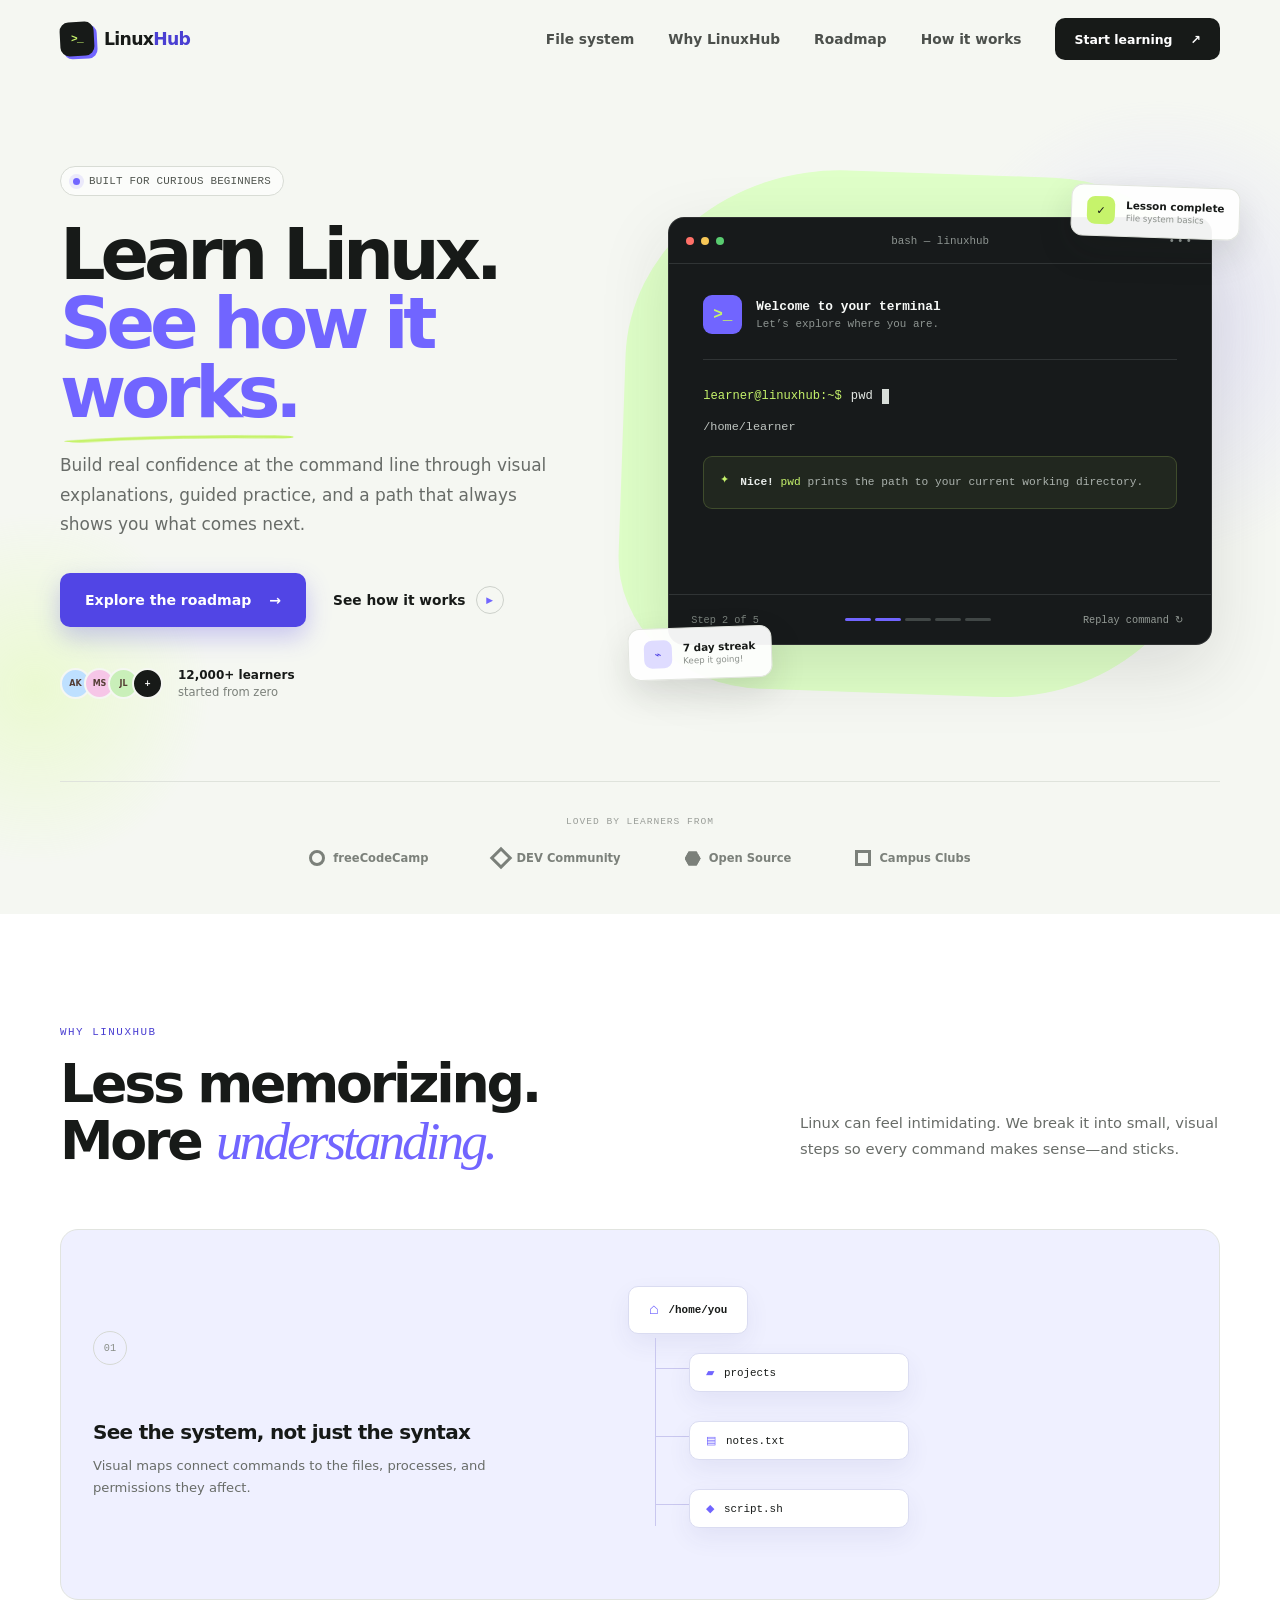
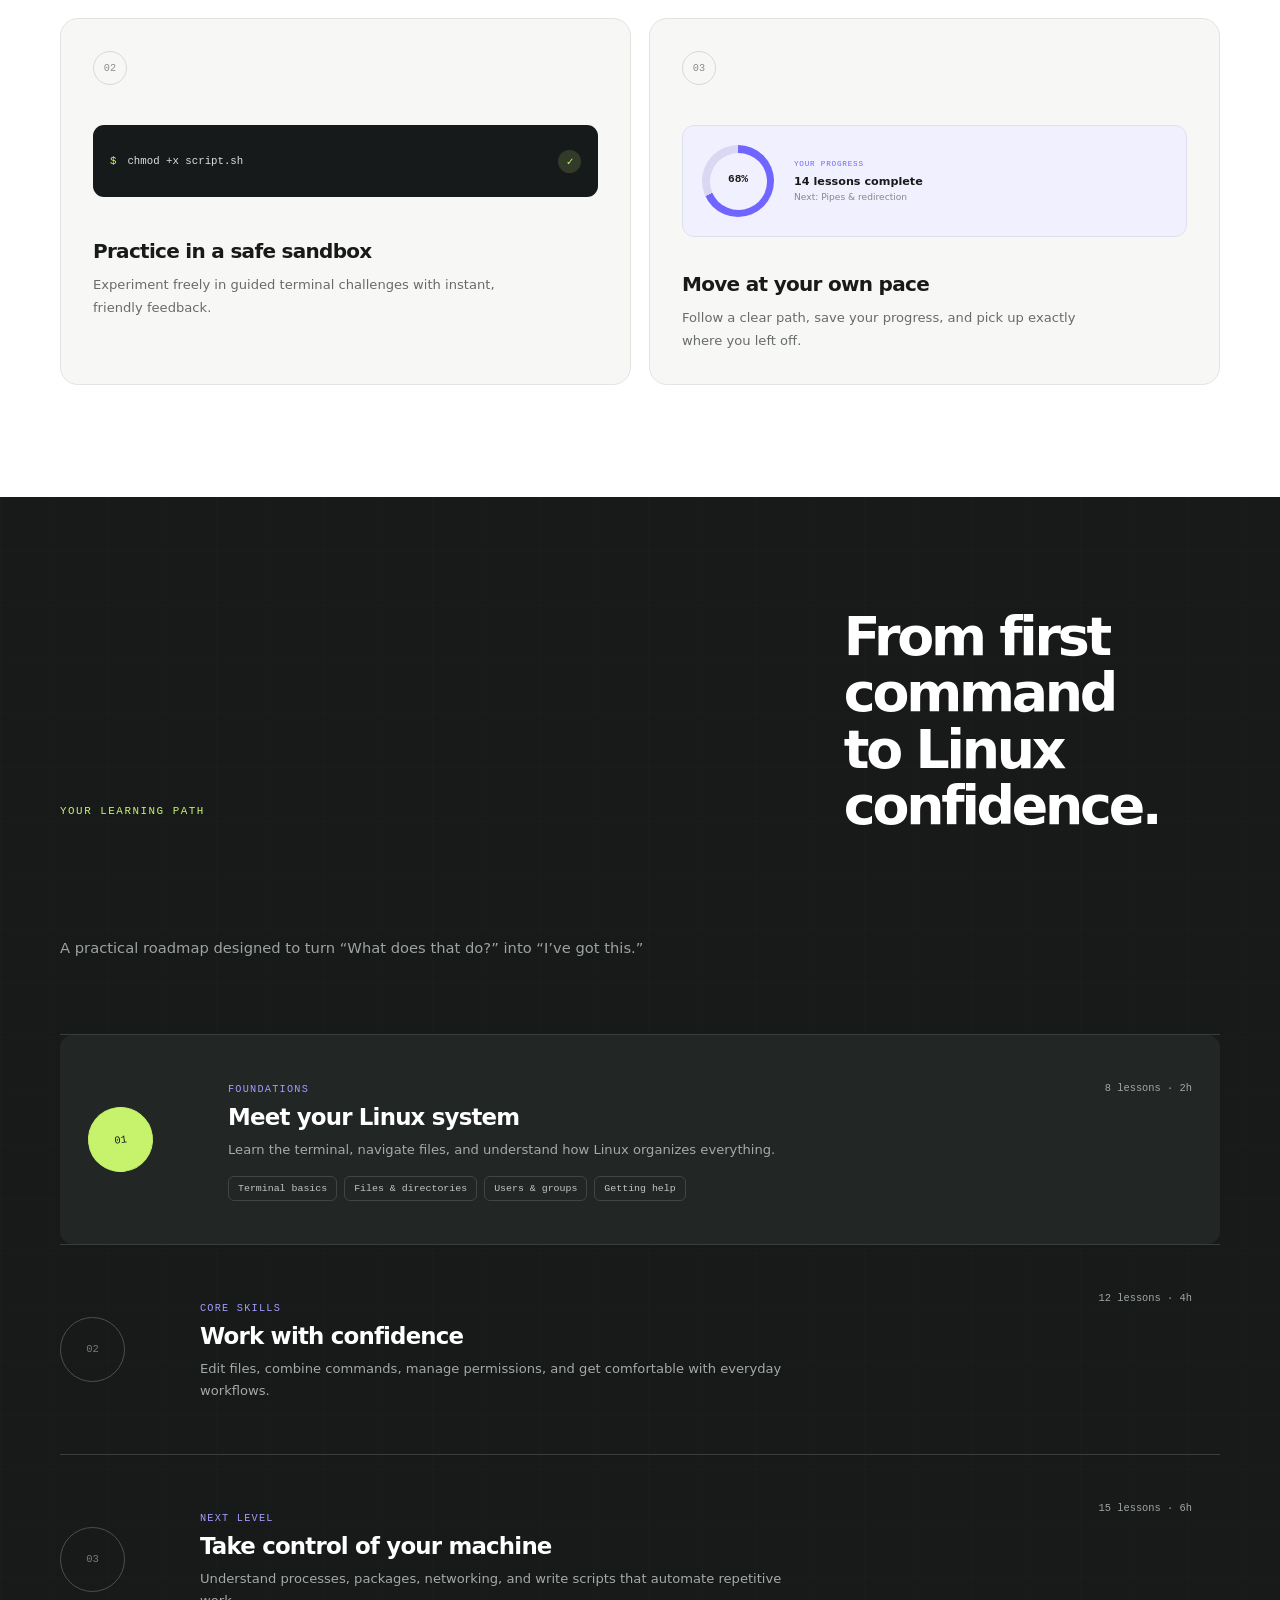
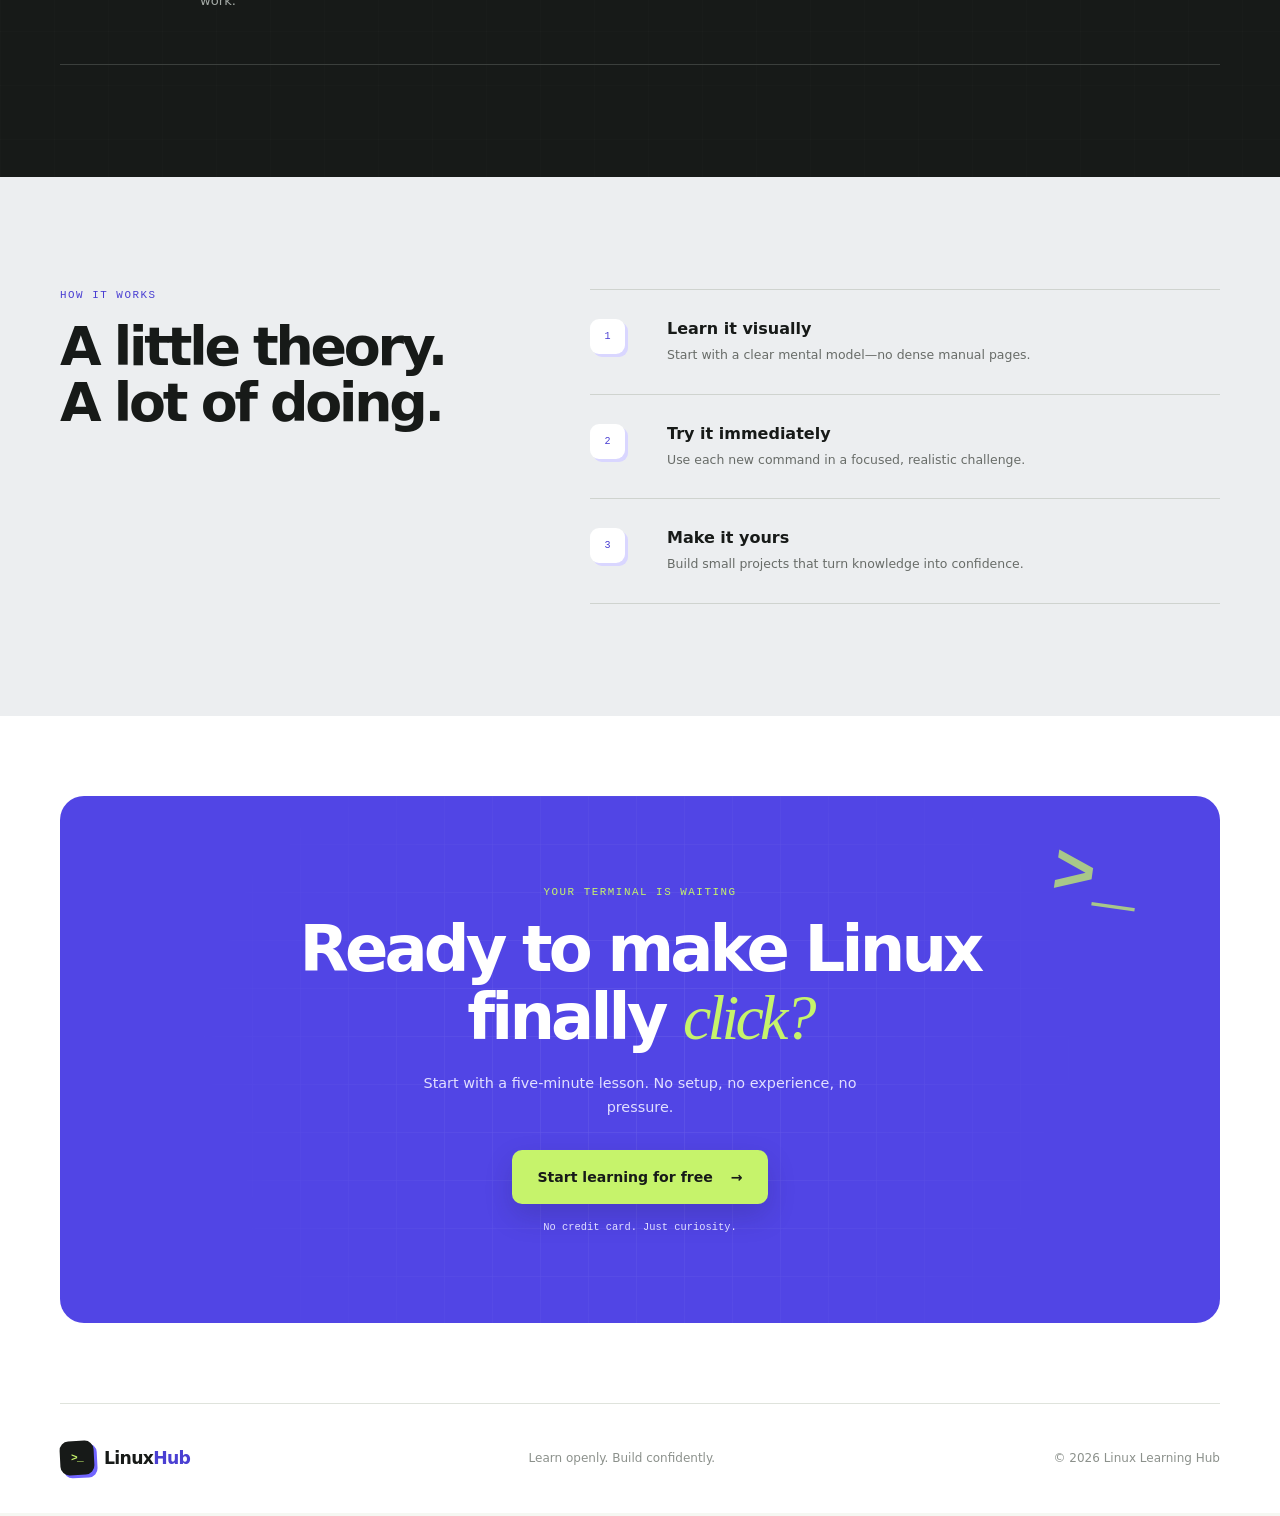
<file: index.html>
<!doctype html>
<html lang="en">
  <head>
    <meta charset="UTF-8" />
    <meta name="viewport" content="width=device-width, initial-scale=1.0" />
    <meta
      name="description"
      content="Linux Learning Hub makes Linux approachable with visual lessons, guided practice, and a clear learning roadmap."
    />
    <meta name="theme-color" content="#f4f6f2" />
    <title>Linux Learning Hub — Learn Linux by doing</title>
    <link rel="stylesheet" href="styles.css" />
    <script src="script.js" defer></script>
  </head>
  <body>
    <a class="skip-link" href="#main-content">Skip to content</a>

    <header class="site-header" data-header>
      <div class="container nav-wrap">
        <a class="brand" href="index.html" aria-label="Linux Learning Hub home">
          <span class="brand-mark" aria-hidden="true">
            <span>&gt;_</span>
          </span>
          <span>Linux<span class="brand-accent">Hub</span></span>
        </a>

        <button
          class="menu-toggle"
          type="button"
          aria-expanded="false"
          aria-controls="primary-navigation"
          aria-label="Open navigation"
          data-menu-toggle
        >
          <span></span>
          <span></span>
        </button>

        <nav
          class="primary-nav"
          id="primary-navigation"
          aria-label="Primary navigation"
          data-nav
        >
          <a href="filesystem.html">File system</a>
          <a href="#features">Why LinuxHub</a>
          <a href="#roadmap">Roadmap</a>
          <a href="#about">How it works</a>
          <a class="button button-small button-dark" href="#get-started">
            Start learning
            <span aria-hidden="true">↗</span>
          </a>
        </nav>
      </div>
    </header>

    <main id="main-content" tabindex="-1">
      <section class="hero section" aria-labelledby="hero-title">
        <div class="hero-orb hero-orb-one" aria-hidden="true"></div>
        <div class="hero-orb hero-orb-two" aria-hidden="true"></div>

        <div class="container hero-grid">
          <div class="hero-copy reveal">
            <div class="eyebrow">
              <span class="eyebrow-dot"></span>
              Built for curious beginners
            </div>
            <h1 id="hero-title">
              Learn Linux.<br /><span>See how it works.</span>
            </h1>
            <p class="hero-lead">
              Build real confidence at the command line through visual
              explanations, guided practice, and a path that always shows you
              what comes next.
            </p>
            <div class="hero-actions">
              <a class="button button-primary" href="#roadmap">
                Explore the roadmap
                <span aria-hidden="true">→</span>
              </a>
              <a class="text-link" href="#features">
                See how it works
                <span class="play-icon" aria-hidden="true">▶</span>
              </a>
            </div>
            <div class="hero-proof">
              <div class="avatar-stack" aria-hidden="true">
                <span>AK</span><span>MS</span><span>JL</span><span>+</span>
              </div>
              <p><strong>12,000+ learners</strong><br />started from zero</p>
            </div>
          </div>

          <div
            class="terminal-stage reveal reveal-delay"
            role="region"
            aria-labelledby="terminal-title"
          >
            <div class="floating-tag floating-tag-top" aria-hidden="true">
              <span class="tag-icon">✓</span>
              <span><strong>Lesson complete</strong><small>File system basics</small></span>
            </div>

            <div class="terminal-card">
              <div class="terminal-bar">
                <div class="terminal-dots" aria-hidden="true">
                  <span></span><span></span><span></span>
                </div>
                <span>bash — linuxhub</span>
                <span class="terminal-menu" aria-hidden="true">•••</span>
              </div>
              <div class="terminal-body">
                <div class="terminal-intro">
                  <span class="mini-logo" aria-hidden="true">&gt;_</span>
                  <div>
                    <strong id="terminal-title">Welcome to your terminal</strong>
                    <small>Let’s explore where you are.</small>
                  </div>
                </div>
                <div class="command-row">
                  <code class="prompt">learner@linuxhub:~$</code>
                  <code class="typed-command" data-command>pwd</code>
                  <span class="cursor" aria-hidden="true"></span>
                </div>
                <samp
                  class="command-output"
                  role="status"
                  aria-live="polite"
                  aria-atomic="true"
                  data-output
                >
                  /home/learner
                </samp>
                <div class="terminal-note">
                  <span aria-hidden="true">✦</span>
                  <p>
                    <strong>Nice!</strong> <code>pwd</code> prints the path to
                    your current working directory.
                  </p>
                </div>
              </div>
              <div class="terminal-footer">
                <span>Step 2 of 5</span>
                <div
                  class="step-progress"
                  role="progressbar"
                  aria-label="Lesson progress"
                  aria-valuemin="0"
                  aria-valuemax="5"
                  aria-valuenow="2"
                  aria-valuetext="Step 2 of 5"
                >
                  <span aria-hidden="true"></span>
                  <span aria-hidden="true"></span>
                  <i aria-hidden="true"></i>
                  <i aria-hidden="true"></i>
                  <i aria-hidden="true"></i>
                </div>
                <button type="button" data-try-command>
                  Replay command <span aria-hidden="true">↻</span>
                </button>
              </div>
            </div>

            <div class="floating-tag floating-tag-bottom" aria-hidden="true">
              <span class="tag-icon tag-icon-purple">⌁</span>
              <span><strong>7 day streak</strong><small>Keep it going!</small></span>
            </div>
          </div>
        </div>

        <div class="container trust-bar reveal">
          <p>Loved by learners from</p>
          <ul class="trust-logos" aria-label="Learner communities">
            <li><i class="logo-shape circle" aria-hidden="true"></i>freeCodeCamp</li>
            <li><i class="logo-shape diamond" aria-hidden="true"></i>DEV Community</li>
            <li><i class="logo-shape hex" aria-hidden="true"></i>Open Source</li>
            <li><i class="logo-shape square" aria-hidden="true"></i>Campus Clubs</li>
          </ul>
        </div>
      </section>

      <section
        class="section features"
        id="features"
        aria-labelledby="features-title"
      >
        <div class="container">
          <div class="section-heading reveal">
            <div>
              <span class="kicker">WHY LINUXHUB</span>
              <h2 id="features-title">
                Less memorizing.<br />More <em>understanding.</em>
              </h2>
            </div>
            <p>
              Linux can feel intimidating. We break it into small, visual steps
              so every command makes sense—and sticks.
            </p>
          </div>

          <div class="feature-grid">
            <article class="feature-card feature-card-wide reveal">
              <div class="feature-copy">
                <span class="feature-number" aria-hidden="true">01</span>
                <h3>See the system, not just the syntax</h3>
                <p>
                  Visual maps connect commands to the files, processes, and
                  permissions they affect.
                </p>
              </div>
              <div class="file-visual" aria-hidden="true">
                <div class="folder-root">
                  <span class="folder-icon">⌂</span>
                  <strong>/home/you</strong>
                </div>
                <div class="tree-line"></div>
                <div class="file-row file-row-one"><span>▰</span> projects</div>
                <div class="file-row file-row-two"><span>▤</span> notes.txt</div>
                <div class="file-row file-row-three"><span>◆</span> script.sh</div>
              </div>
            </article>

            <article class="feature-card reveal">
              <span class="feature-number" aria-hidden="true">02</span>
              <div class="practice-visual" aria-hidden="true">
                <span class="practice-prompt">$</span>
                <span>chmod +x script.sh</span>
                <i>✓</i>
              </div>
              <h3>Practice in a safe sandbox</h3>
              <p>
                Experiment freely in guided terminal challenges with instant,
                friendly feedback.
              </p>
            </article>

            <article class="feature-card reveal">
              <span class="feature-number" aria-hidden="true">03</span>
              <div class="progress-visual" aria-hidden="true">
                <div class="progress-ring"><strong>68%</strong></div>
                <div>
                  <span>YOUR PROGRESS</span>
                  <strong>14 lessons complete</strong>
                  <small>Next: Pipes &amp; redirection</small>
                </div>
              </div>
              <h3>Move at your own pace</h3>
              <p>
                Follow a clear path, save your progress, and pick up exactly
                where you left off.
              </p>
            </article>
          </div>
        </div>
      </section>

      <section
        class="section roadmap"
        id="roadmap"
        aria-labelledby="roadmap-title"
      >
        <div class="container">
          <div class="roadmap-heading reveal">
            <span class="kicker">YOUR LEARNING PATH</span>
            <h2 id="roadmap-title">
              From first command<br />to Linux confidence.
            </h2>
            <p>
              A practical roadmap designed to turn “What does that do?” into
              “I’ve got this.”
            </p>
          </div>

          <ol class="roadmap-list">
            <li class="roadmap-item is-active reveal">
              <div class="roadmap-marker" aria-hidden="true"><span>01</span></div>
              <div class="roadmap-content">
                <span class="level-tag">FOUNDATIONS</span>
                <h3>
                  <button
                    class="roadmap-toggle"
                    type="button"
                    aria-expanded="true"
                    aria-controls="roadmap-topics-1"
                  >
                    Meet your Linux system
                  </button>
                </h3>
                <p>
                  Learn the terminal, navigate files, and understand how Linux
                  organizes everything.
                </p>
                <ul class="topic-list" id="roadmap-topics-1">
                  <li>Terminal basics</li>
                  <li>Files &amp; directories</li>
                  <li><a href="users-groups.html">Users &amp; groups</a></li>
                  <li>Getting help</li>
                </ul>
              </div>
              <span class="roadmap-time">8 lessons · 2h</span>
            </li>

            <li class="roadmap-item reveal">
              <div class="roadmap-marker" aria-hidden="true"><span>02</span></div>
              <div class="roadmap-content">
                <span class="level-tag">CORE SKILLS</span>
                <h3>
                  <button
                    class="roadmap-toggle"
                    type="button"
                    aria-expanded="false"
                    aria-controls="roadmap-topics-2"
                  >
                    Work with confidence
                  </button>
                </h3>
                <p>
                  Edit files, combine commands, manage permissions, and get
                  comfortable with everyday workflows.
                </p>
                <ul class="topic-list" id="roadmap-topics-2" hidden>
                  <li>Text processing</li>
                  <li>Pipes &amp; redirects</li>
                  <li>Permissions</li>
                </ul>
              </div>
              <span class="roadmap-time">12 lessons · 4h</span>
            </li>

            <li class="roadmap-item reveal">
              <div class="roadmap-marker" aria-hidden="true"><span>03</span></div>
              <div class="roadmap-content">
                <span class="level-tag">NEXT LEVEL</span>
                <h3>
                  <button
                    class="roadmap-toggle"
                    type="button"
                    aria-expanded="false"
                    aria-controls="roadmap-topics-3"
                  >
                    Take control of your machine
                  </button>
                </h3>
                <p>
                  Understand processes, packages, networking, and write scripts
                  that automate repetitive work.
                </p>
                <ul class="topic-list" id="roadmap-topics-3" hidden>
                  <li>Processes</li>
                  <li>Networking</li>
                  <li>Shell scripting</li>
                </ul>
              </div>
              <span class="roadmap-time">15 lessons · 6h</span>
            </li>
          </ol>
        </div>
      </section>

      <section
        class="section about"
        id="about"
        aria-labelledby="about-title"
      >
        <div class="container about-grid">
          <div class="about-copy reveal">
            <span class="kicker">HOW IT WORKS</span>
            <h2 id="about-title">A little theory.<br />A lot of doing.</h2>
          </div>
          <ol class="process-list">
            <li class="process-step reveal">
              <span aria-hidden="true">1</span>
              <div>
                <h3>Learn it visually</h3>
                <p>Start with a clear mental model—no dense manual pages.</p>
              </div>
            </li>
            <li class="process-step reveal">
              <span aria-hidden="true">2</span>
              <div>
                <h3>Try it immediately</h3>
                <p>Use each new command in a focused, realistic challenge.</p>
              </div>
            </li>
            <li class="process-step reveal">
              <span aria-hidden="true">3</span>
              <div>
                <h3>Make it yours</h3>
                <p>Build small projects that turn knowledge into confidence.</p>
              </div>
            </li>
          </ol>
        </div>
      </section>

      <section
        class="section cta-section"
        id="get-started"
        aria-labelledby="cta-title"
      >
        <div class="container">
          <div class="cta-card reveal">
            <div class="cta-grid" aria-hidden="true"></div>
            <div class="cta-prompt" aria-hidden="true">&gt;_</div>
            <span class="kicker kicker-light">YOUR TERMINAL IS WAITING</span>
            <h2 id="cta-title">
              Ready to make Linux<br />finally <em>click?</em>
            </h2>
            <p>
              Start with a five-minute lesson. No setup, no experience, no
              pressure.
            </p>
            <a class="button button-light" href="#roadmap">
              Start learning for free
              <span aria-hidden="true">→</span>
            </a>
            <small>No credit card. Just curiosity.</small>
          </div>
        </div>
      </section>
    </main>

    <footer class="site-footer">
      <div class="container footer-inner">
        <a class="brand" href="index.html" aria-label="Linux Learning Hub home">
          <span class="brand-mark" aria-hidden="true"><span>&gt;_</span></span>
          <span>Linux<span class="brand-accent">Hub</span></span>
        </a>
        <p>Learn openly. Build confidently.</p>
        <p>© <time data-year></time> Linux Learning Hub</p>
      </div>
    </footer>
  </body>
</html>
</file>
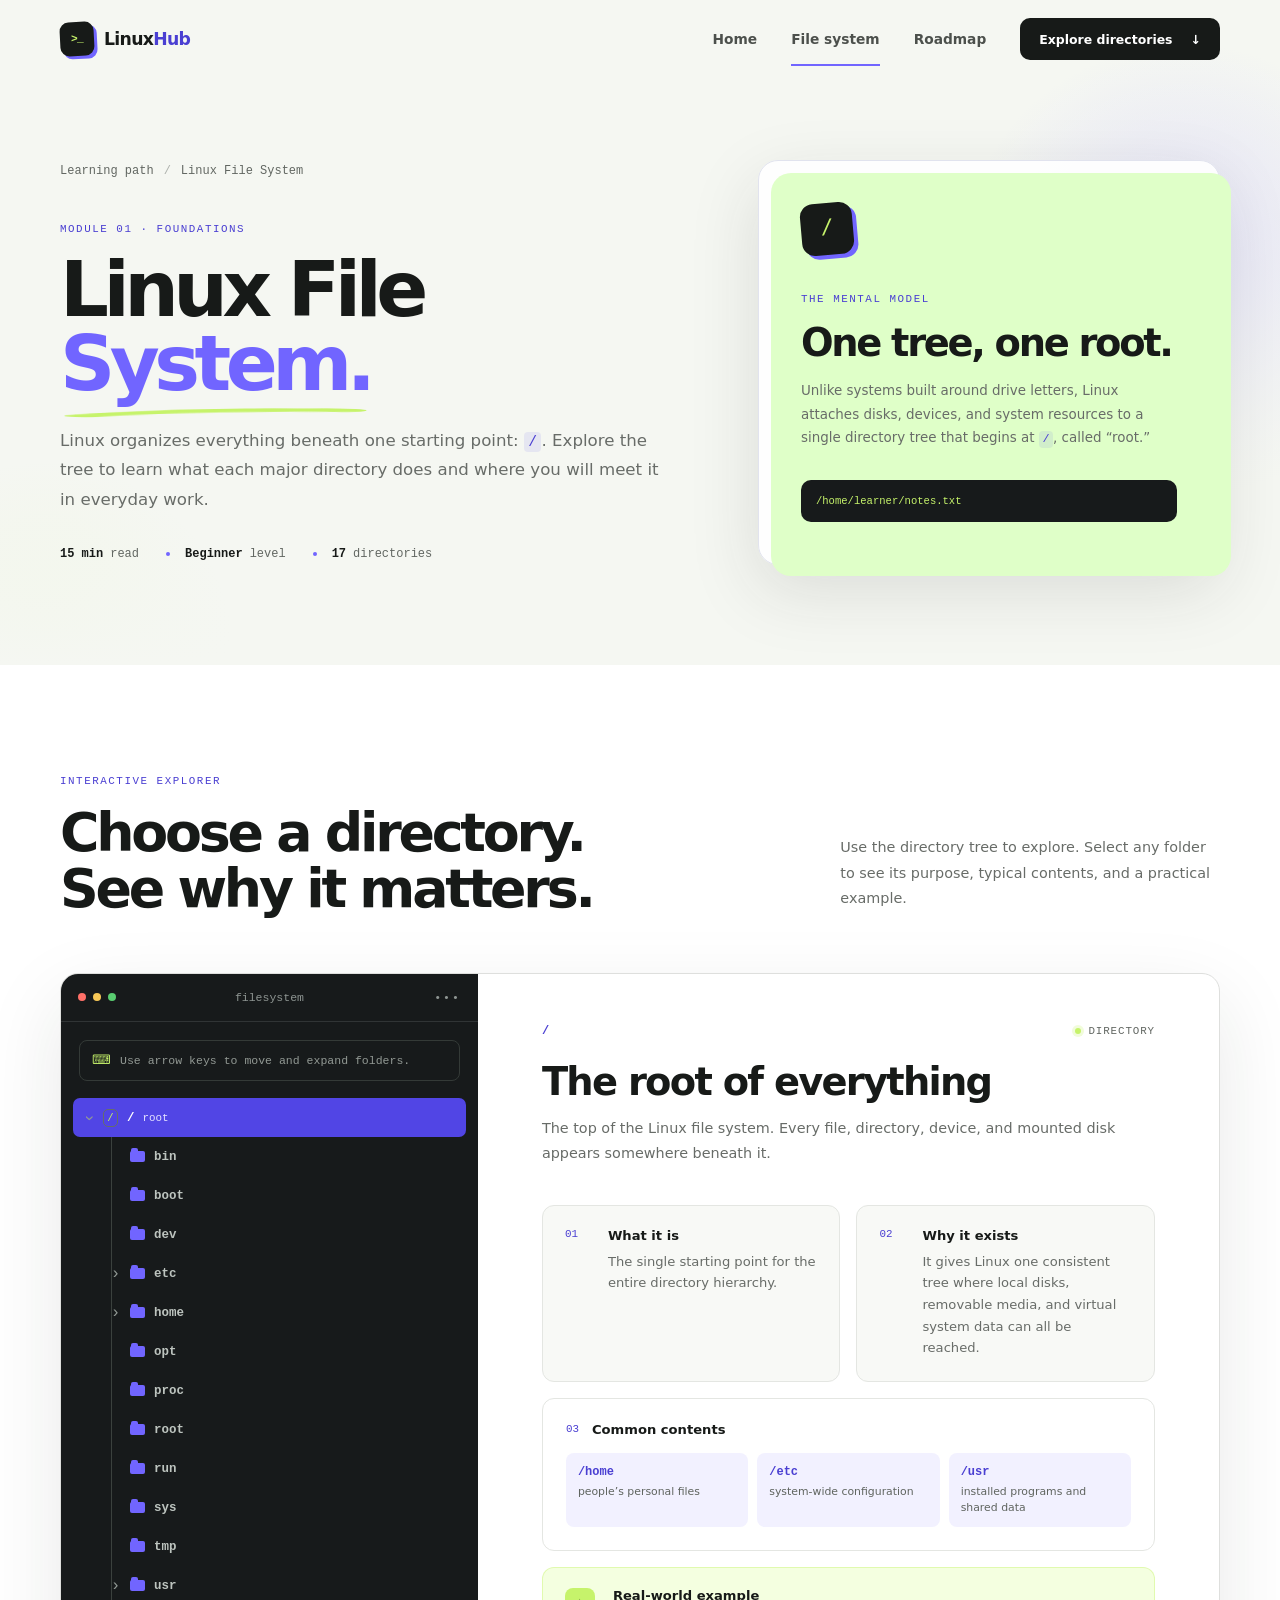
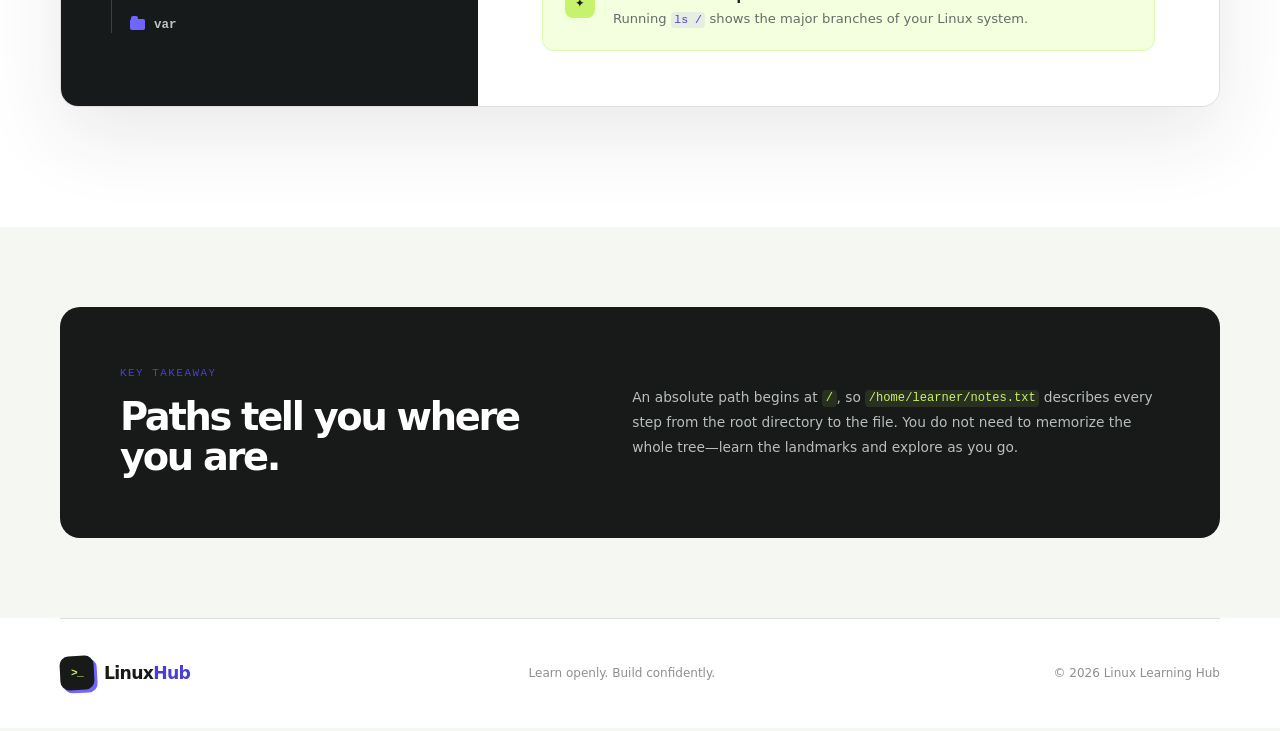
<file: filesystem.html>
<!doctype html>
<html lang="en">
  <head>
    <meta charset="UTF-8" />
    <meta name="viewport" content="width=device-width, initial-scale=1.0" />
    <meta
      name="description"
      content="Explore the Linux file system through an interactive, beginner-friendly directory tree."
    />
    <meta name="theme-color" content="#f4f6f2" />
    <title>Linux File System — Linux Learning Hub</title>
    <link rel="stylesheet" href="styles.css" />
    <link rel="stylesheet" href="filesystem.css" />
    <script src="script.js" defer></script>
    <script src="filesystem.js" defer></script>
  </head>
  <body class="module-page">
    <a class="skip-link" href="#main-content">Skip to lesson</a>

    <header class="site-header" data-header>
      <div class="container nav-wrap">
        <a class="brand" href="index.html" aria-label="Linux Learning Hub home">
          <span class="brand-mark" aria-hidden="true"><span>&gt;_</span></span>
          <span>Linux<span class="brand-accent">Hub</span></span>
        </a>

        <button
          class="menu-toggle"
          type="button"
          aria-expanded="false"
          aria-controls="primary-navigation"
          aria-label="Open navigation"
          data-menu-toggle
        >
          <span></span>
          <span></span>
        </button>

        <nav
          class="primary-nav"
          id="primary-navigation"
          aria-label="Primary navigation"
          data-nav
        >
          <a href="index.html">Home</a>
          <a href="filesystem.html" aria-current="page">File system</a>
          <a href="index.html#roadmap">Roadmap</a>
          <a class="button button-small button-dark" href="#explorer">
            Explore directories
            <span aria-hidden="true">↓</span>
          </a>
        </nav>
      </div>
    </header>

    <main id="main-content" tabindex="-1">
      <section class="module-hero" aria-labelledby="module-title">
        <div class="module-orb module-orb-one" aria-hidden="true"></div>
        <div class="module-orb module-orb-two" aria-hidden="true"></div>
        <div class="container module-hero-grid">
          <div class="module-intro reveal">
            <nav class="breadcrumbs" aria-label="Breadcrumb">
              <ol>
                <li><a href="index.html">Learning path</a></li>
                <li aria-current="page">Linux File System</li>
              </ol>
            </nav>
            <span class="kicker">MODULE 01 · FOUNDATIONS</span>
            <h1 class="module-title" id="module-title">
              Linux File<br /><span>System.</span>
            </h1>
            <p class="module-lead">
              Linux organizes everything beneath one starting point:
              <code>/</code>. Explore the tree to learn what each major
              directory does and where you will meet it in everyday work.
            </p>
            <div class="module-meta" aria-label="Module details">
              <span><strong>15 min</strong> read</span>
              <span><strong>Beginner</strong> level</span>
              <span><strong>17</strong> directories</span>
            </div>
          </div>

          <aside class="mental-model-card reveal reveal-delay" aria-labelledby="mental-model-title">
            <span class="mental-model-icon" aria-hidden="true">/</span>
            <div>
              <span class="kicker" id="mental-model-title">THE MENTAL MODEL</span>
              <h2>One tree, one root.</h2>
              <p>
                Unlike systems built around drive letters, Linux attaches
                disks, devices, and system resources to a single directory
                tree that begins at <code>/</code>, called “root.”
              </p>
            </div>
            <div class="path-example" aria-label="Example Linux path">
              <code>/home/learner/notes.txt</code>
            </div>
          </aside>
        </div>
      </section>

      <section class="filesystem-section" id="explorer" aria-labelledby="explorer-title">
        <div class="container">
          <div class="explorer-heading reveal">
            <div>
              <span class="kicker">INTERACTIVE EXPLORER</span>
              <h2 id="explorer-title">Choose a directory.<br />See why it matters.</h2>
            </div>
            <p>
              Use the directory tree to explore. Select any folder to see its
              purpose, typical contents, and a practical example.
            </p>
          </div>

          <section
            class="filesystem-fallback reveal"
            aria-labelledby="fallback-title"
            data-filesystem-fallback
          >
            <span class="kicker">QUICK DIRECTORY GUIDE</span>
            <h3 id="fallback-title">Linux file system landmarks</h3>
            <p>
              The interactive explorer requires JavaScript. This overview keeps
              the most useful beginner landmarks available without it.
            </p>
            <dl class="fallback-directory-list">
              <div><dt><code>/</code></dt><dd>The starting point for the entire file system.</dd></div>
              <div><dt><code>/home</code></dt><dd>Personal files and settings for regular users.</dd></div>
              <div><dt><code>/etc</code></dt><dd>System-wide configuration files.</dd></div>
              <div><dt><code>/usr</code></dt><dd>Most installed programs, libraries, and shared data.</dd></div>
              <div><dt><code>/var</code></dt><dd>Logs, caches, and other data that changes over time.</dd></div>
              <div><dt><code>/tmp</code></dt><dd>Short-lived temporary files.</dd></div>
            </dl>
          </section>

          <div
            class="filesystem-explorer reveal"
            data-filesystem-explorer
            hidden
          >
            <div class="tree-panel">
              <div class="tree-panel-header">
                <div class="terminal-dots" aria-hidden="true">
                  <span></span><span></span><span></span>
                </div>
                <span>filesystem</span>
                <span aria-hidden="true">•••</span>
              </div>
              <div class="tree-help" id="tree-help">
                <span aria-hidden="true">⌨</span>
                <span>Use arrow keys to move and expand folders.</span>
              </div>
              <ul
                class="directory-tree"
                role="tree"
                aria-label="Linux directories"
                aria-describedby="tree-help"
                data-directory-tree
              ></ul>
            </div>

            <article class="directory-details" aria-labelledby="directory-title">
              <div class="details-topline">
                <span class="directory-path" data-directory-path></span>
                <span class="details-status"><i aria-hidden="true"></i> Directory</span>
              </div>
              <h3 id="directory-title" data-directory-title></h3>
              <p class="directory-summary" data-directory-summary></p>

              <div class="detail-grid">
                <section aria-labelledby="what-title">
                  <span class="detail-number" aria-hidden="true">01</span>
                  <div>
                    <h4 id="what-title">What it is</h4>
                    <p data-directory-what></p>
                  </div>
                </section>
                <section aria-labelledby="why-title">
                  <span class="detail-number" aria-hidden="true">02</span>
                  <div>
                    <h4 id="why-title">Why it exists</h4>
                    <p data-directory-why></p>
                  </div>
                </section>
              </div>

              <section class="contents-block" aria-labelledby="contents-title">
                <div class="contents-heading">
                  <span class="detail-number" aria-hidden="true">03</span>
                  <h4 id="contents-title">Common contents</h4>
                </div>
                <ul class="contents-list" data-directory-contents></ul>
              </section>

              <section class="example-block" aria-labelledby="example-title">
                <span class="example-icon" aria-hidden="true">✦</span>
                <div>
                  <h4 id="example-title">Real-world example</h4>
                  <p data-directory-example></p>
                </div>
              </section>
            </article>
          </div>
        </div>
      </section>

      <section class="takeaway-section" aria-labelledby="takeaway-title">
        <div class="container takeaway-card reveal">
          <div>
            <span class="kicker">KEY TAKEAWAY</span>
            <h2 id="takeaway-title">Paths tell you where you are.</h2>
          </div>
          <p>
            An absolute path begins at <code>/</code>, so
            <code>/home/learner/notes.txt</code> describes every step from the
            root directory to the file. You do not need to memorize the whole
            tree—learn the landmarks and explore as you go.
          </p>
        </div>
      </section>
    </main>

    <footer class="site-footer">
      <div class="container footer-inner">
        <a class="brand" href="index.html" aria-label="Linux Learning Hub home">
          <span class="brand-mark" aria-hidden="true"><span>&gt;_</span></span>
          <span>Linux<span class="brand-accent">Hub</span></span>
        </a>
        <p>Learn openly. Build confidently.</p>
        <p>© <time data-year></time> Linux Learning Hub</p>
      </div>
    </footer>
  </body>
</html>
</file>
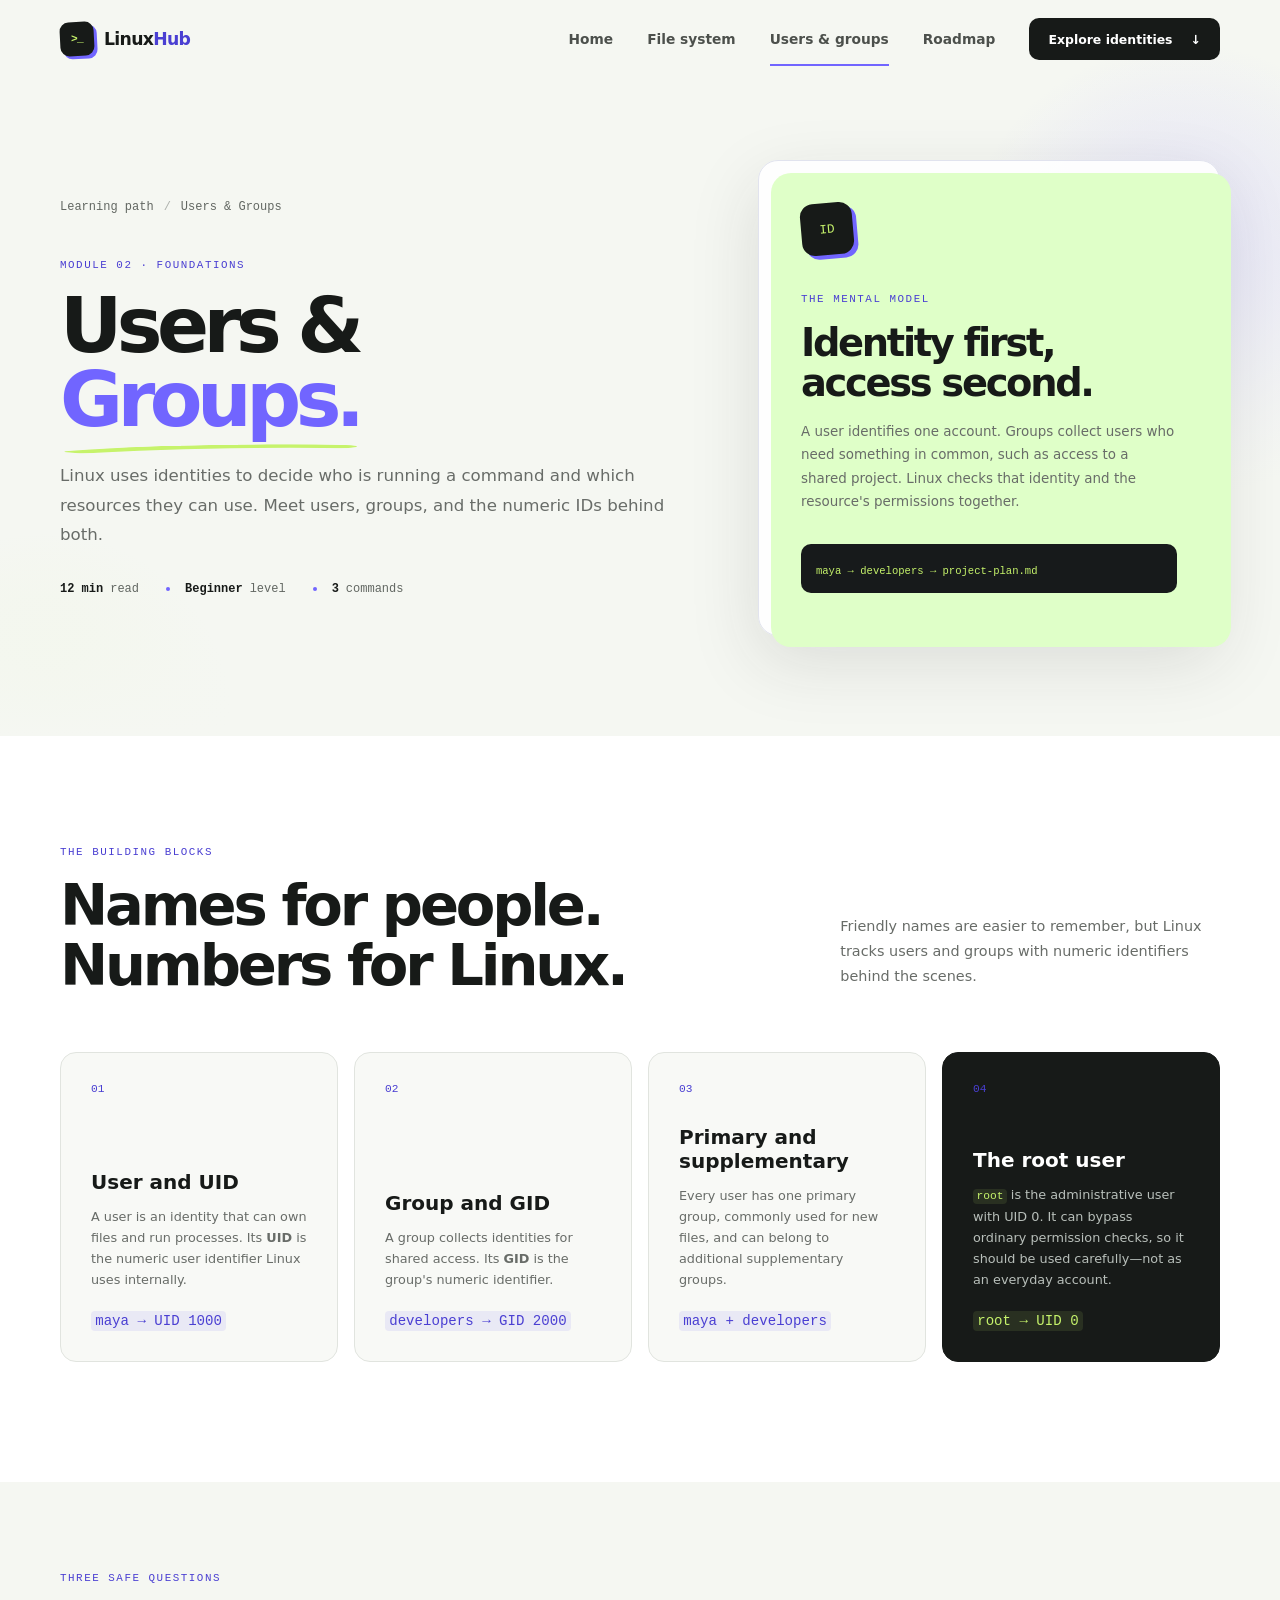
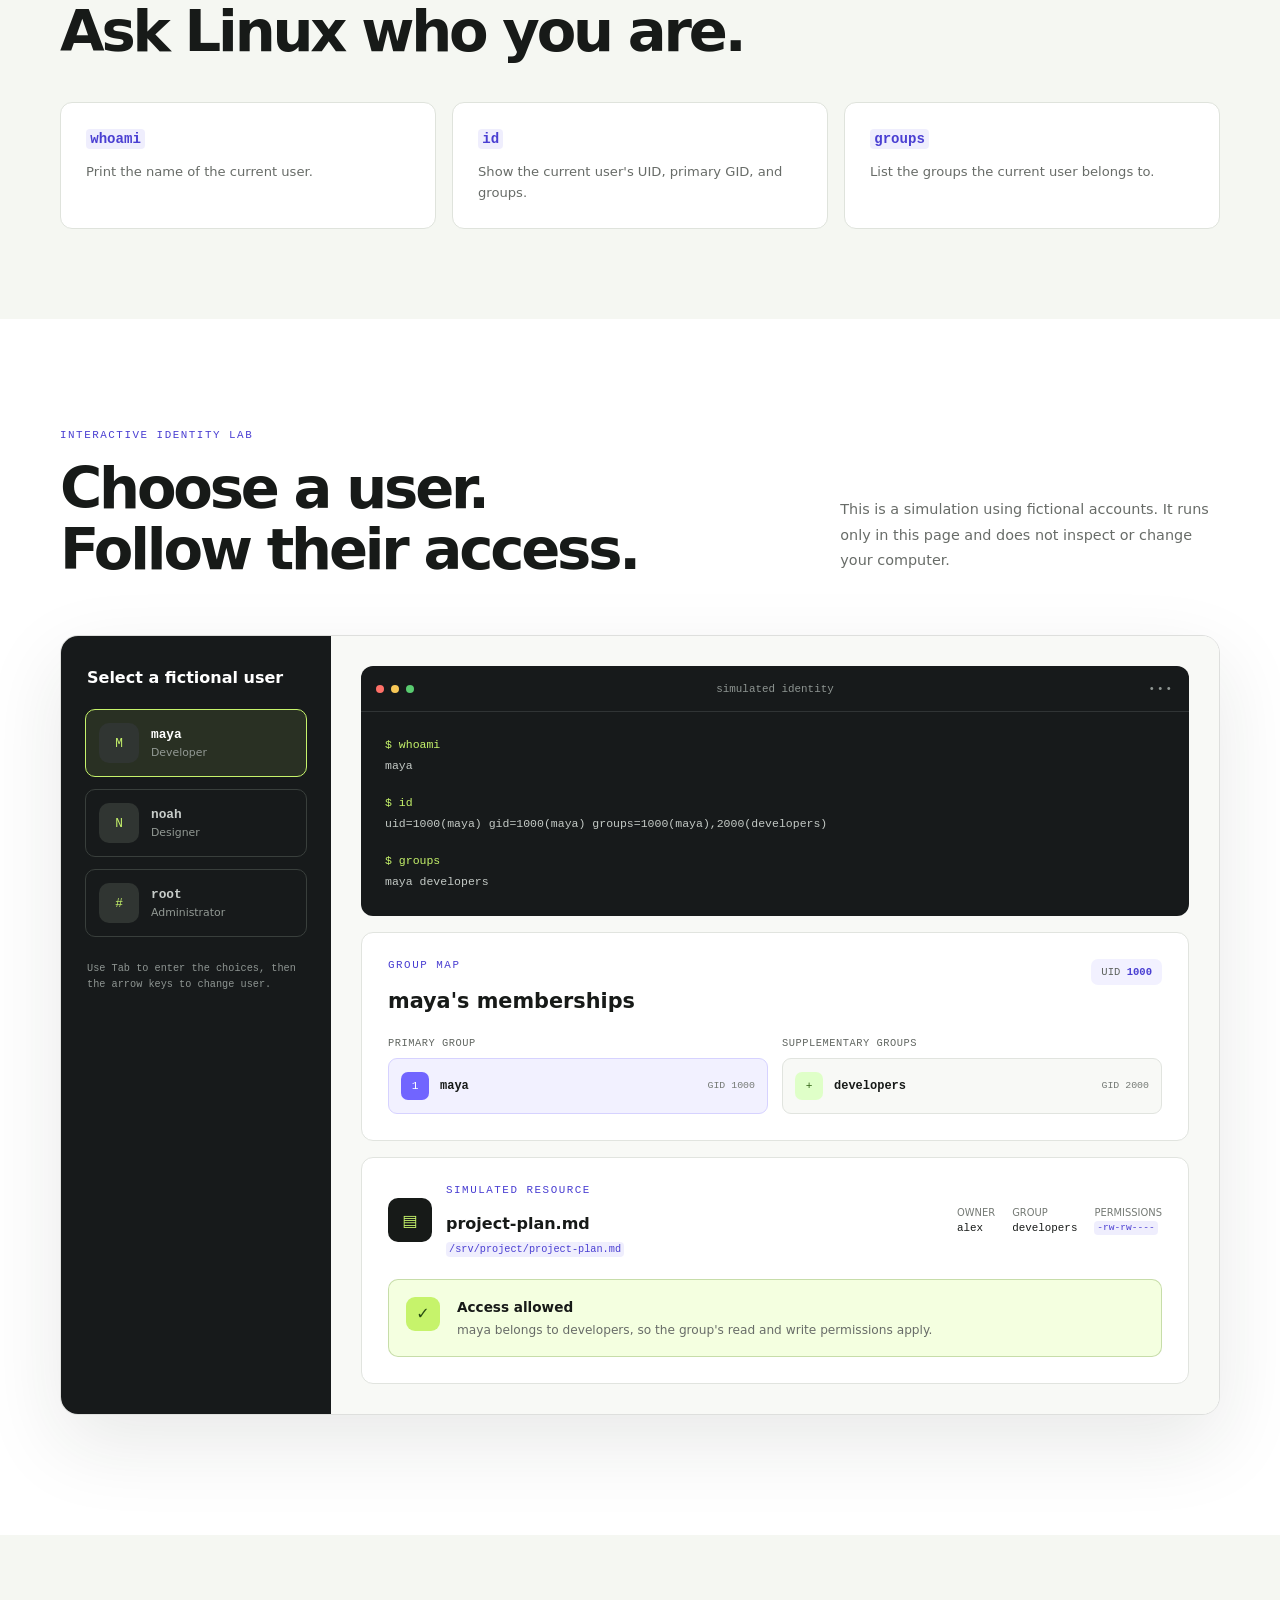
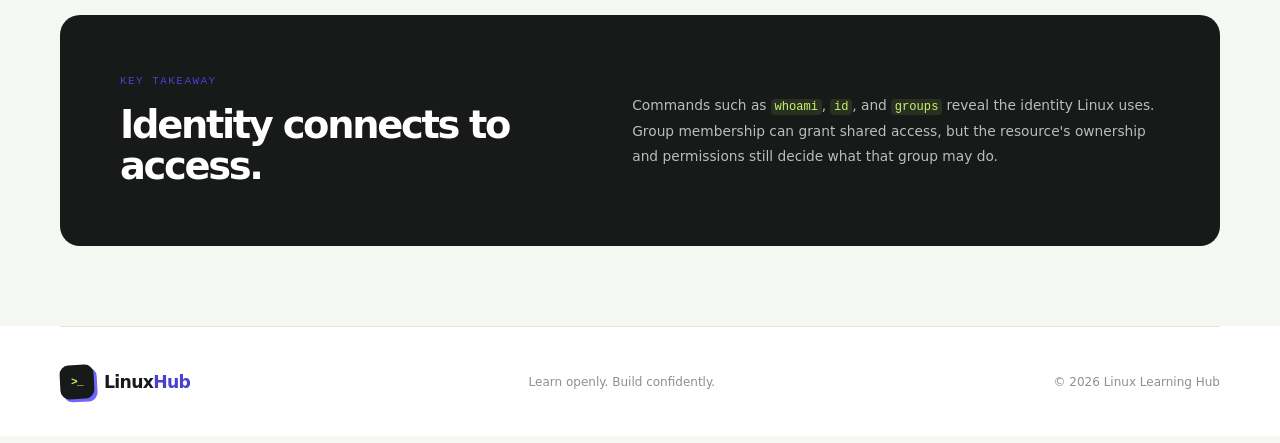
<file: users-groups.html>
<!doctype html>
<html lang="en">
  <head>
    <meta charset="UTF-8" />
    <meta name="viewport" content="width=device-width, initial-scale=1.0" />
    <meta
      name="description"
      content="Learn how Linux users and groups represent identities and control shared access through an interactive beginner-friendly lesson."
    />
    <meta name="theme-color" content="#f4f6f2" />
    <title>Users &amp; Groups — Linux Learning Hub</title>
    <link rel="stylesheet" href="styles.css" />
    <link rel="stylesheet" href="users-groups.css" />
    <script src="script.js" defer></script>
    <script src="users-groups.js" defer></script>
  </head>
  <body class="module-page">
    <a class="skip-link" href="#main-content">Skip to lesson</a>

    <header class="site-header" data-header>
      <div class="container nav-wrap">
        <a class="brand" href="index.html" aria-label="Linux Learning Hub home">
          <span class="brand-mark" aria-hidden="true"><span>&gt;_</span></span>
          <span>Linux<span class="brand-accent">Hub</span></span>
        </a>

        <button
          class="menu-toggle"
          type="button"
          aria-expanded="false"
          aria-controls="primary-navigation"
          aria-label="Open navigation"
          data-menu-toggle
        >
          <span></span>
          <span></span>
        </button>

        <nav
          class="primary-nav"
          id="primary-navigation"
          aria-label="Primary navigation"
          data-nav
        >
          <a href="index.html">Home</a>
          <a href="filesystem.html">File system</a>
          <a href="users-groups.html" aria-current="page">Users &amp; groups</a>
          <a href="index.html#roadmap">Roadmap</a>
          <a class="button button-small button-dark" href="#identity-lab">
            Explore identities
            <span aria-hidden="true">↓</span>
          </a>
        </nav>
      </div>
    </header>

    <main id="main-content" tabindex="-1">
      <section class="module-hero" aria-labelledby="module-title">
        <div class="module-orb module-orb-one" aria-hidden="true"></div>
        <div class="module-orb module-orb-two" aria-hidden="true"></div>
        <div class="container module-hero-grid">
          <div class="module-intro reveal">
            <nav class="breadcrumbs" aria-label="Breadcrumb">
              <ol>
                <li><a href="index.html">Learning path</a></li>
                <li aria-current="page">Users &amp; Groups</li>
              </ol>
            </nav>
            <span class="kicker">MODULE 02 · FOUNDATIONS</span>
            <h1 class="module-title" id="module-title">
              Users &amp;<br /><span>Groups.</span>
            </h1>
            <p class="module-lead">
              Linux uses identities to decide who is running a command and
              which resources they can use. Meet users, groups, and the
              numeric IDs behind both.
            </p>
            <div class="module-meta" aria-label="Module details">
              <span><strong>12 min</strong> read</span>
              <span><strong>Beginner</strong> level</span>
              <span><strong>3</strong> commands</span>
            </div>
          </div>

          <aside
            class="mental-model-card reveal reveal-delay"
            aria-labelledby="mental-model-title"
          >
            <span class="mental-model-icon" aria-hidden="true">ID</span>
            <div>
              <span class="kicker" id="mental-model-title">THE MENTAL MODEL</span>
              <h2>Identity first, access second.</h2>
              <p>
                A user identifies one account. Groups collect users who need
                something in common, such as access to a shared project. Linux
                checks that identity and the resource's permissions together.
              </p>
            </div>
            <div class="identity-example" aria-label="Example Linux identity">
              <code>maya → developers → project-plan.md</code>
            </div>
          </aside>
        </div>
      </section>

      <section class="concepts-section" aria-labelledby="concepts-title">
        <div class="container">
          <div class="section-heading-module reveal">
            <div>
              <span class="kicker">THE BUILDING BLOCKS</span>
              <h2 id="concepts-title">Names for people.<br />Numbers for Linux.</h2>
            </div>
            <p>
              Friendly names are easier to remember, but Linux tracks users
              and groups with numeric identifiers behind the scenes.
            </p>
          </div>

          <div class="concept-grid">
            <article class="concept-card reveal">
              <span class="concept-number" aria-hidden="true">01</span>
              <h3>User and UID</h3>
              <p>
                A user is an identity that can own files and run processes.
                Its <strong>UID</strong> is the numeric user identifier Linux
                uses internally.
              </p>
              <code>maya → UID 1000</code>
            </article>

            <article class="concept-card reveal">
              <span class="concept-number" aria-hidden="true">02</span>
              <h3>Group and GID</h3>
              <p>
                A group collects identities for shared access. Its
                <strong>GID</strong> is the group's numeric identifier.
              </p>
              <code>developers → GID 2000</code>
            </article>

            <article class="concept-card reveal">
              <span class="concept-number" aria-hidden="true">03</span>
              <h3>Primary and supplementary</h3>
              <p>
                Every user has one primary group, commonly used for new files,
                and can belong to additional supplementary groups.
              </p>
              <code>maya + developers</code>
            </article>

            <article class="concept-card concept-card-dark reveal">
              <span class="concept-number" aria-hidden="true">04</span>
              <h3>The root user</h3>
              <p>
                <code>root</code> is the administrative user with UID 0. It
                can bypass ordinary permission checks, so it should be used
                carefully—not as an everyday account.
              </p>
              <code>root → UID 0</code>
            </article>
          </div>
        </div>
      </section>

      <section class="commands-section" aria-labelledby="commands-title">
        <div class="container">
          <div class="commands-heading reveal">
            <span class="kicker">THREE SAFE QUESTIONS</span>
            <h2 id="commands-title">Ask Linux who you are.</h2>
          </div>
          <dl class="command-list">
            <div class="command-card reveal">
              <dt><code>whoami</code></dt>
              <dd>Print the name of the current user.</dd>
            </div>
            <div class="command-card reveal">
              <dt><code>id</code></dt>
              <dd>Show the current user's UID, primary GID, and groups.</dd>
            </div>
            <div class="command-card reveal">
              <dt><code>groups</code></dt>
              <dd>List the groups the current user belongs to.</dd>
            </div>
          </dl>
        </div>
      </section>

      <section class="lab-section" id="identity-lab" aria-labelledby="lab-title">
        <div class="container">
          <div class="section-heading-module reveal">
            <div>
              <span class="kicker">INTERACTIVE IDENTITY LAB</span>
              <h2 id="lab-title">Choose a user.<br />Follow their access.</h2>
            </div>
            <p>
              This is a simulation using fictional accounts. It runs only in
              this page and does not inspect or change your computer.
            </p>
          </div>

          <section
            class="identity-fallback reveal"
            aria-labelledby="fallback-title"
            data-identity-fallback
          >
            <span class="kicker">IDENTITY OVERVIEW</span>
            <h3 id="fallback-title">How the example users compare</h3>
            <p>
              The interactive selector requires JavaScript. This table keeps
              the complete example available without it.
            </p>
            <div class="fallback-table-wrap">
              <table>
                <thead>
                  <tr>
                    <th scope="col">User</th>
                    <th scope="col">UID</th>
                    <th scope="col">Primary group</th>
                    <th scope="col">Supplementary groups</th>
                    <th scope="col">Project access</th>
                  </tr>
                </thead>
                <tbody>
                  <tr>
                    <th scope="row">maya</th>
                    <td>1000</td>
                    <td>maya (1000)</td>
                    <td>developers (2000)</td>
                    <td>Allowed through developers</td>
                  </tr>
                  <tr>
                    <th scope="row">noah</th>
                    <td>1001</td>
                    <td>noah (1001)</td>
                    <td>design (2001)</td>
                    <td>Denied: not in developers</td>
                  </tr>
                  <tr>
                    <th scope="row">root</th>
                    <td>0</td>
                    <td>root (0)</td>
                    <td>None</td>
                    <td>Allowed through administrative privileges</td>
                  </tr>
                </tbody>
              </table>
            </div>
            <p class="fallback-rule">
              <strong>Resource rule:</strong>
              <code>/srv/project/project-plan.md</code> belongs to group
              <code>developers</code> and gives that group read and write access.
            </p>
          </section>

          <div class="identity-lab reveal" data-identity-lab hidden>
            <form class="user-picker" data-user-picker>
              <fieldset>
                <legend>Select a fictional user</legend>
                <label class="user-option">
                  <input type="radio" name="user" value="maya" checked />
                  <span class="user-avatar" aria-hidden="true">M</span>
                  <span><strong>maya</strong><small>Developer</small></span>
                </label>
                <label class="user-option">
                  <input type="radio" name="user" value="noah" />
                  <span class="user-avatar" aria-hidden="true">N</span>
                  <span><strong>noah</strong><small>Designer</small></span>
                </label>
                <label class="user-option">
                  <input type="radio" name="user" value="root" />
                  <span class="user-avatar" aria-hidden="true">#</span>
                  <span><strong>root</strong><small>Administrator</small></span>
                </label>
              </fieldset>
              <p class="picker-help">Use Tab to enter the choices, then the arrow keys to change user.</p>
            </form>

            <div class="identity-results">
              <section class="simulated-terminal" aria-labelledby="terminal-heading">
                <div class="terminal-heading">
                  <div class="terminal-dots" aria-hidden="true">
                    <span></span><span></span><span></span>
                  </div>
                  <span id="terminal-heading">simulated identity</span>
                  <span aria-hidden="true">•••</span>
                </div>
                <div class="terminal-output">
                  <div class="terminal-line">
                    <code>$ whoami</code>
                    <samp data-whoami>maya</samp>
                  </div>
                  <div class="terminal-line">
                    <code>$ id</code>
                    <samp data-id>uid=1000(maya) gid=1000(maya) groups=1000(maya),2000(developers)</samp>
                  </div>
                  <div class="terminal-line">
                    <code>$ groups</code>
                    <samp data-groups>maya developers</samp>
                  </div>
                </div>
              </section>

              <section class="group-map" aria-labelledby="group-map-title">
                <div class="result-heading">
                  <div>
                    <span class="kicker">GROUP MAP</span>
                    <h3 id="group-map-title"><span data-user-name>maya</span>'s memberships</h3>
                  </div>
                  <span class="uid-badge">UID <strong data-uid>1000</strong></span>
                </div>
                <div class="group-columns">
                  <div>
                    <h4>Primary group</h4>
                    <div class="group-chip group-chip-primary">
                      <span aria-hidden="true">1</span>
                      <strong data-primary-name>maya</strong>
                      <small>GID <span data-primary-gid>1000</span></small>
                    </div>
                  </div>
                  <div>
                    <h4>Supplementary groups</h4>
                    <div class="supplementary-list" data-supplementary-list>
                      <div class="group-chip">
                        <span aria-hidden="true">+</span>
                        <strong>developers</strong>
                        <small>GID 2000</small>
                      </div>
                    </div>
                  </div>
                </div>
              </section>

              <section class="access-card" aria-labelledby="resource-title">
                <div class="resource-details">
                  <span class="resource-icon" aria-hidden="true">▤</span>
                  <div>
                    <span class="kicker">SIMULATED RESOURCE</span>
                    <h3 id="resource-title">project-plan.md</h3>
                    <code>/srv/project/project-plan.md</code>
                  </div>
                </div>
                <dl class="resource-rule">
                  <div><dt>Owner</dt><dd>alex</dd></div>
                  <div><dt>Group</dt><dd>developers</dd></div>
                  <div><dt>Permissions</dt><dd><code>-rw-rw----</code></dd></div>
                </dl>
                <div
                  class="access-result is-allowed"
                  role="status"
                  aria-live="polite"
                  aria-atomic="true"
                  data-access-result
                >
                  <span class="access-symbol" aria-hidden="true" data-access-symbol>✓</span>
                  <div>
                    <strong data-access-title>Access allowed</strong>
                    <p data-access-explanation>
                      maya belongs to developers, so the group's read and write permissions apply.
                    </p>
                  </div>
                </div>
              </section>
            </div>
          </div>
        </div>
      </section>

      <section class="takeaway-section" aria-labelledby="takeaway-title">
        <div class="container takeaway-card reveal">
          <div>
            <span class="kicker">KEY TAKEAWAY</span>
            <h2 id="takeaway-title">Identity connects to access.</h2>
          </div>
          <p>
            Commands such as <code>whoami</code>, <code>id</code>, and
            <code>groups</code> reveal the identity Linux uses. Group membership
            can grant shared access, but the resource's ownership and
            permissions still decide what that group may do.
          </p>
        </div>
      </section>
    </main>

    <footer class="site-footer">
      <div class="container footer-inner">
        <a class="brand" href="index.html" aria-label="Linux Learning Hub home">
          <span class="brand-mark" aria-hidden="true"><span>&gt;_</span></span>
          <span>Linux<span class="brand-accent">Hub</span></span>
        </a>
        <p>Learn openly. Build confidently.</p>
        <p>© <time data-year></time> Linux Learning Hub</p>
      </div>
    </footer>
  </body>
</html>
</file>
<file: styles.css>
:root {
  --ink: #171a18;
  --muted: #686c68;
  --paper: #f5f7f2;
  --white: #ffffff;
  --line: #dfe3dc;
  --purple: #7165ff;
  --purple-dark: #5145e5;
  --purple-hover: #4034c9;
  --purple-text: #4a3fd2;
  --purple-light: #a39cff;
  --lime: #c6f36b;
  --mint: #dfffc8;
  --terminal: #171a1b;
  --mono: "SFMono-Regular", "Cascadia Code", Consolas, monospace;
  --sans: Inter, "Avenir Next", system-ui, -apple-system, BlinkMacSystemFont, "Segoe UI", sans-serif;
  --shadow: 0 24px 70px rgba(37, 42, 38, 0.13);
}

* {
  box-sizing: border-box;
}

html {
  scroll-behavior: smooth;
}

section[id] {
  scroll-margin-top: 88px;
}

#main-content {
  scroll-margin-top: 88px;
}

body {
  margin: 0;
  color: var(--ink);
  background: var(--paper);
  font-family: var(--sans);
  -webkit-font-smoothing: antialiased;
}

body.menu-open {
  overflow: hidden;
}

a {
  color: inherit;
  text-decoration: none;
}

button,
a {
  -webkit-tap-highlight-color: transparent;
}

button {
  font: inherit;
}

:where(a, button):focus-visible {
  outline: 3px solid rgba(81, 69, 229, 0.42);
  outline-offset: 4px;
}

.skip-link {
  position: fixed;
  z-index: 100;
  top: -4rem;
  left: 1rem;
  padding: 0.75rem 1rem;
  border-radius: 0.5rem;
  background: var(--ink);
  color: var(--white);
  transition: top 0.2s ease;
}

.skip-link:focus {
  top: 1rem;
}

.container {
  width: min(1160px, calc(100% - 48px));
  margin-inline: auto;
}

.section {
  position: relative;
  padding: 112px 0;
}

.site-header {
  position: fixed;
  z-index: 50;
  top: 0;
  right: 0;
  left: 0;
  border-bottom: 1px solid transparent;
  transition:
    background 0.25s ease,
    border-color 0.25s ease,
    box-shadow 0.25s ease;
}

.site-header.is-scrolled {
  border-color: rgba(23, 26, 24, 0.08);
  background: rgba(245, 247, 242, 0.88);
  box-shadow: 0 8px 30px rgba(24, 28, 25, 0.05);
  backdrop-filter: blur(16px);
}

.nav-wrap {
  display: flex;
  align-items: center;
  justify-content: space-between;
  min-height: 78px;
}

.brand {
  display: inline-flex;
  align-items: center;
  gap: 10px;
  font-size: 1.08rem;
  font-weight: 800;
  letter-spacing: -0.04em;
}

.brand-mark {
  display: grid;
  width: 34px;
  height: 34px;
  place-items: center;
  transform: rotate(-3deg);
  border-radius: 9px;
  background: var(--ink);
  color: var(--lime);
  font-family: var(--mono);
  font-size: 0.7rem;
  box-shadow: 3px 3px 0 var(--purple);
}

.brand-mark span {
  transform: rotate(3deg);
}

.brand-accent {
  color: var(--purple-text);
}

.primary-nav {
  display: flex;
  align-items: center;
  gap: 34px;
  color: #4c504c;
  font-size: 0.86rem;
  font-weight: 600;
}

.primary-nav > a:not(.button) {
  position: relative;
  padding-block: 12px;
}

.primary-nav > a:not(.button)::after {
  position: absolute;
  right: 0;
  bottom: -7px;
  left: 0;
  height: 2px;
  transform: scaleX(0);
  background: var(--purple);
  content: "";
  transition: transform 0.2s ease;
}

.primary-nav > a:hover::after,
.primary-nav > a:focus-visible::after {
  transform: scaleX(1);
}

.button {
  display: inline-flex;
  align-items: center;
  justify-content: center;
  gap: 18px;
  min-height: 54px;
  padding: 0 24px;
  border: 1px solid transparent;
  border-radius: 10px;
  font-size: 0.88rem;
  font-weight: 700;
  transition:
    transform 0.2s ease,
    box-shadow 0.2s ease,
    background 0.2s ease;
}

.button:hover {
  transform: translateY(-2px);
}

.button-small {
  min-height: 42px;
  padding-inline: 18px;
  font-size: 0.78rem;
}

.button-dark {
  background: var(--ink);
  color: var(--white);
}

.button-dark:hover {
  box-shadow: 0 10px 22px rgba(23, 26, 24, 0.2);
}

.menu-toggle {
  display: none;
}

.hero {
  min-height: 820px;
  overflow: hidden;
  padding-top: 166px;
  padding-bottom: 48px;
}

.hero::before {
  position: absolute;
  inset: 0;
  opacity: 0.45;
  background-image: radial-gradient(rgba(23, 26, 24, 0.12) 0.6px, transparent 0.6px);
  background-size: 18px 18px;
  mask-image: linear-gradient(to bottom, black, transparent 78%);
  content: "";
  pointer-events: none;
}

.hero-orb {
  position: absolute;
  border-radius: 999px;
  filter: blur(1px);
  pointer-events: none;
}

.hero-orb-one {
  top: 90px;
  right: -120px;
  width: 480px;
  height: 480px;
  opacity: 0.35;
  background: radial-gradient(circle, #c9c3ff, transparent 68%);
}

.hero-orb-two {
  bottom: 40px;
  left: -150px;
  width: 370px;
  height: 370px;
  opacity: 0.32;
  background: radial-gradient(circle, #d6ff8f, transparent 68%);
}

.hero-grid {
  display: grid;
  position: relative;
  z-index: 1;
  grid-template-columns: 0.9fr 1.1fr;
  align-items: center;
  gap: 75px;
}

.eyebrow {
  display: inline-flex;
  align-items: center;
  gap: 9px;
  padding: 8px 12px;
  border: 1px solid #d8dcd5;
  border-radius: 999px;
  background: rgba(255, 255, 255, 0.62);
  color: #515650;
  font-family: var(--mono);
  font-size: 0.68rem;
  letter-spacing: 0.02em;
  text-transform: uppercase;
}

.eyebrow-dot {
  width: 7px;
  height: 7px;
  border-radius: 50%;
  background: var(--purple);
  box-shadow: 0 0 0 4px rgba(113, 101, 255, 0.12);
}

h1,
h2,
h3,
p {
  margin-top: 0;
}

h1 {
  max-width: 650px;
  margin: 24px 0 25px;
  font-size: clamp(3.3rem, 5.6vw, 5.65rem);
  font-weight: 800;
  line-height: 0.96;
  letter-spacing: -0.072em;
}

h1 span {
  position: relative;
  color: var(--purple);
}

h1 span::after {
  position: absolute;
  right: 3px;
  bottom: -9px;
  left: 4px;
  height: 8px;
  transform: rotate(-1deg);
  border-radius: 50%;
  background: url("data:image/svg+xml,%3Csvg width='400' height='10' viewBox='0 0 400 10' xmlns='http://www.w3.org/2000/svg'%3E%3Cpath d='M2 7C110 1 265 1 398 5' stroke='%23c6f36b' stroke-width='5' fill='none' stroke-linecap='round'/%3E%3C/svg%3E")
    center / 100% 100% no-repeat;
  content: "";
}

.hero-lead {
  max-width: 555px;
  color: var(--muted);
  font-size: 1.06rem;
  line-height: 1.72;
}

.hero-actions {
  display: flex;
  align-items: center;
  gap: 27px;
  margin-top: 34px;
}

.button-primary {
  background: var(--purple-dark);
  color: var(--white);
  box-shadow: 0 10px 25px rgba(81, 69, 229, 0.28);
}

.button-primary:hover {
  background: var(--purple-hover);
  box-shadow: 0 15px 32px rgba(81, 69, 229, 0.34);
}

.text-link {
  display: inline-flex;
  align-items: center;
  gap: 10px;
  min-height: 44px;
  font-size: 0.86rem;
  font-weight: 700;
}

.play-icon {
  display: grid;
  width: 28px;
  height: 28px;
  place-items: center;
  border: 1px solid #cdd1cb;
  border-radius: 50%;
  color: var(--purple);
  font-size: 0.55rem;
}

.hero-proof {
  display: flex;
  align-items: center;
  gap: 15px;
  margin-top: 39px;
}

.hero-proof p {
  margin: 0;
  color: #7b807a;
  font-size: 0.72rem;
  line-height: 1.5;
}

.hero-proof strong {
  color: var(--ink);
  font-size: 0.75rem;
}

.avatar-stack {
  display: flex;
}

.avatar-stack span {
  display: grid;
  width: 31px;
  height: 31px;
  place-items: center;
  margin-left: -7px;
  border: 2px solid var(--paper);
  border-radius: 50%;
  background: #ffd5bd;
  color: #543d34;
  font-size: 0.5rem;
  font-weight: 800;
}

.avatar-stack span:first-child {
  margin-left: 0;
  background: #bee0ff;
}

.avatar-stack span:nth-child(2) {
  background: #f6c6e7;
}

.avatar-stack span:nth-child(3) {
  background: #c9efb9;
}

.avatar-stack span:last-child {
  background: var(--ink);
  color: white;
}

.terminal-stage {
  position: relative;
  padding: 44px 8px 49px 45px;
}

.terminal-stage::before {
  position: absolute;
  z-index: -1;
  inset: 0 12px 0 0;
  transform: rotate(2deg);
  border-radius: 37% 28% 35% 25%;
  background: var(--mint);
  content: "";
}

.terminal-card {
  overflow: hidden;
  border: 1px solid rgba(255, 255, 255, 0.1);
  border-radius: 16px;
  background: var(--terminal);
  color: #e5e9e5;
  box-shadow: var(--shadow);
}

.terminal-bar {
  display: grid;
  grid-template-columns: 1fr auto 1fr;
  align-items: center;
  height: 46px;
  padding: 0 17px;
  border-bottom: 1px solid #303435;
  color: #8e9592;
  font-family: var(--mono);
  font-size: 0.68rem;
}

.terminal-dots {
  display: flex;
  gap: 7px;
}

.terminal-dots span {
  width: 8px;
  height: 8px;
  border-radius: 50%;
  background: #ff7068;
}

.terminal-dots span:nth-child(2) {
  background: #f7c756;
}

.terminal-dots span:nth-child(3) {
  background: #59cc70;
}

.terminal-menu {
  justify-self: end;
  letter-spacing: 2px;
}

.terminal-body {
  min-height: 330px;
  padding: 31px 34px;
  font-family: var(--mono);
}

.terminal-intro {
  display: flex;
  align-items: center;
  gap: 14px;
  padding-bottom: 25px;
  border-bottom: 1px solid #303435;
}

.mini-logo {
  display: grid;
  width: 39px;
  height: 39px;
  place-items: center;
  border-radius: 9px;
  background: var(--purple);
  color: var(--lime);
  font-weight: 700;
}

.terminal-intro strong,
.terminal-intro small {
  display: block;
}

.terminal-intro strong {
  margin-bottom: 4px;
  color: #f7f9f7;
  font-size: 0.8rem;
}

.terminal-intro small {
  color: #8e9592;
  font-size: 0.68rem;
}

.command-row {
  display: flex;
  align-items: center;
  min-height: 72px;
  gap: 9px;
  font-size: 0.76rem;
}

.prompt {
  color: var(--lime);
}

.cursor {
  width: 7px;
  height: 15px;
  background: #d8ddd9;
  animation: blink 1s steps(2, jump-none) infinite;
}

.command-output {
  display: block;
  margin: -12px 0 22px;
  color: #c0c6c2;
  font-size: 0.74rem;
}

.terminal-note {
  display: flex;
  align-items: flex-start;
  gap: 11px;
  padding: 16px;
  border: 1px solid rgba(198, 243, 107, 0.18);
  border-radius: 9px;
  background: rgba(198, 243, 107, 0.06);
  color: var(--lime);
  font-size: 0.7rem;
}

.terminal-note p {
  margin: 0;
  color: #abb2ad;
  line-height: 1.65;
}

.terminal-note strong {
  color: #e8ece9;
}

.terminal-note code {
  color: var(--lime);
  font-family: inherit;
}

.terminal-footer {
  display: flex;
  align-items: center;
  justify-content: space-between;
  min-height: 50px;
  padding: 0 22px;
  border-top: 1px solid #303435;
  color: #777f7a;
  font-family: var(--mono);
  font-size: 0.64rem;
}

.terminal-footer button {
  min-height: 44px;
  padding-inline: 6px;
  border: 0;
  background: none;
  color: #949b96;
  cursor: pointer;
  font-family: inherit;
  font-size: inherit;
}

.terminal-footer button:hover {
  color: var(--lime);
}

.terminal-footer button:disabled {
  cursor: wait;
  opacity: 0.55;
}

.step-progress {
  display: flex;
  gap: 4px;
}

.step-progress span,
.step-progress i {
  width: 26px;
  height: 3px;
  border-radius: 3px;
  background: #414746;
}

.step-progress span {
  background: var(--purple);
}

.floating-tag {
  display: flex;
  position: absolute;
  z-index: 3;
  align-items: center;
  gap: 11px;
  padding: 11px 15px;
  border: 1px solid #e2e5df;
  border-radius: 12px;
  background: rgba(255, 255, 255, 0.94);
  box-shadow: 0 14px 35px rgba(32, 36, 33, 0.13);
}

.floating-tag-top {
  top: 13px;
  right: -20px;
  transform: rotate(2deg);
}

.floating-tag-bottom {
  bottom: 15px;
  left: 5px;
  transform: rotate(-2deg);
}

.tag-icon {
  display: grid;
  width: 28px;
  height: 28px;
  place-items: center;
  border-radius: 8px;
  background: var(--lime);
  font-size: 0.7rem;
  font-weight: 800;
}

.tag-icon-purple {
  background: #dfdcff;
  color: var(--purple-dark);
}

.floating-tag strong,
.floating-tag small {
  display: block;
}

.floating-tag strong {
  margin-bottom: 2px;
  font-size: 0.65rem;
}

.floating-tag small {
  color: #8b908b;
  font-size: 0.54rem;
}

.trust-bar {
  position: relative;
  z-index: 2;
  margin-top: 80px;
  padding-top: 34px;
  border-top: 1px solid #dfe3dc;
}

.trust-bar > p {
  margin-bottom: 23px;
  color: #9a9e99;
  font-family: var(--mono);
  font-size: 0.6rem;
  letter-spacing: 0.1em;
  text-align: center;
  text-transform: uppercase;
}

.trust-logos {
  display: flex;
  align-items: center;
  justify-content: center;
  gap: clamp(30px, 5vw, 72px);
  margin: 0;
  padding: 0;
  color: #7b807a;
  font-size: 0.72rem;
  font-weight: 700;
  list-style: none;
}

.trust-logos li {
  display: flex;
  align-items: center;
  gap: 8px;
  white-space: nowrap;
}

.logo-shape {
  display: inline-block;
  width: 16px;
  height: 16px;
  border: 3px solid currentColor;
}

.circle {
  border-radius: 50%;
}

.diamond {
  transform: rotate(45deg);
}

.hex {
  clip-path: polygon(25% 6%, 75% 6%, 100% 50%, 75% 94%, 25% 94%, 0 50%);
  background: currentColor;
}

.features {
  overflow: hidden;
  background: var(--white);
}

.section-heading {
  display: grid;
  grid-template-columns: 1.1fr 0.7fr;
  align-items: end;
  gap: 80px;
  margin-bottom: 60px;
}

.kicker {
  display: block;
  margin-bottom: 18px;
  color: var(--purple-text);
  font-family: var(--mono);
  font-size: 0.68rem;
  font-weight: 500;
  letter-spacing: 0.14em;
}

h2 {
  margin-bottom: 0;
  font-size: clamp(2.5rem, 4.2vw, 4.1rem);
  font-weight: 800;
  line-height: 1.05;
  letter-spacing: -0.06em;
}

h2 em {
  color: var(--purple);
  font-family: Georgia, serif;
  font-weight: 400;
}

.section-heading > p,
.roadmap-heading > p {
  margin-bottom: 8px;
  color: var(--muted);
  font-size: 0.92rem;
  line-height: 1.75;
}

.feature-grid {
  display: grid;
  grid-template-columns: repeat(2, 1fr);
  gap: 18px;
}

.feature-card {
  position: relative;
  min-height: 335px;
  overflow: hidden;
  padding: 32px;
  border: 1px solid #e1e4df;
  border-radius: 18px;
  background: #f7f8f5;
}

.feature-card-wide {
  display: grid;
  grid-column: 1 / -1;
  grid-template-columns: 0.85fr 1.15fr;
  align-items: center;
  min-height: 360px;
  background: #eff0ff;
}

.feature-copy {
  align-self: center;
  max-width: 410px;
}

.feature-number {
  display: grid;
  width: 34px;
  height: 34px;
  place-items: center;
  margin-bottom: 60px;
  border: 1px solid #d6d9d4;
  border-radius: 50%;
  color: #8a8f89;
  font-family: var(--mono);
  font-size: 0.64rem;
}

.feature-card-wide .feature-number {
  margin-bottom: 55px;
}

.feature-card h3 {
  margin-bottom: 11px;
  font-size: 1.25rem;
  letter-spacing: -0.035em;
}

.feature-card p {
  max-width: 430px;
  margin-bottom: 0;
  color: var(--muted);
  font-size: 0.82rem;
  line-height: 1.7;
}

.file-visual {
  position: relative;
  min-height: 275px;
  margin: 20px 10px 10px 70px;
}

.folder-root,
.file-row {
  display: flex;
  position: absolute;
  align-items: center;
  gap: 10px;
  border: 1px solid #dadcf1;
  border-radius: 10px;
  background: white;
  box-shadow: 0 10px 24px rgba(61, 55, 121, 0.07);
  font-family: var(--mono);
  font-size: 0.68rem;
}

.folder-root {
  top: 4px;
  left: 0;
  padding: 14px 20px;
}

.folder-icon {
  color: var(--purple);
  font-size: 1rem;
}

.tree-line {
  position: absolute;
  top: 56px;
  bottom: 31px;
  left: 27px;
  width: 1px;
  background: #c9c7ef;
}

.tree-line::before,
.tree-line::after {
  position: absolute;
  left: 0;
  width: 35px;
  height: 1px;
  background: #c9c7ef;
  content: "";
}

.tree-line::before {
  top: 30px;
  box-shadow: 0 68px 0 #c9c7ef;
}

.tree-line::after {
  top: 166px;
}

.file-row {
  left: 61px;
  width: min(220px, calc(100% - 61px));
  padding: 12px 16px;
}

.file-row span {
  color: var(--purple);
}

.file-row-one {
  top: 71px;
}

.file-row-two {
  top: 139px;
}

.file-row-three {
  top: 207px;
}

.practice-visual {
  display: flex;
  align-items: center;
  gap: 11px;
  min-height: 72px;
  margin: -20px 0 42px;
  padding: 0 17px;
  border-radius: 11px;
  background: var(--terminal);
  color: #dce1dd;
  font-family: var(--mono);
  font-size: 0.67rem;
}

.practice-prompt {
  color: var(--lime);
}

.practice-visual i {
  display: grid;
  width: 23px;
  height: 23px;
  margin-left: auto;
  place-items: center;
  border-radius: 50%;
  background: rgba(198, 243, 107, 0.15);
  color: var(--lime);
  font-style: normal;
  font-size: 0.65rem;
}

.progress-visual {
  display: flex;
  align-items: center;
  gap: 20px;
  margin: -20px 0 35px;
  padding: 19px;
  border: 1px solid #dedfef;
  border-radius: 12px;
  background: #f1f0ff;
}

.progress-ring {
  display: grid;
  position: relative;
  width: 72px;
  height: 72px;
  flex: 0 0 auto;
  place-items: center;
  border-radius: 50%;
  background: conic-gradient(var(--purple) 0 68%, #d9d7f1 68% 100%);
}

.progress-ring::before {
  position: absolute;
  width: 57px;
  height: 57px;
  border-radius: 50%;
  background: #f1f0ff;
  content: "";
}

.progress-ring strong {
  position: relative;
  z-index: 1;
  font-family: var(--mono);
  font-size: 0.72rem;
}

.progress-visual div:last-child {
  min-width: 0;
}

.progress-visual span,
.progress-visual strong,
.progress-visual small {
  display: block;
}

.progress-visual span {
  margin-bottom: 7px;
  color: var(--purple);
  font-family: var(--mono);
  font-size: 0.48rem;
  letter-spacing: 0.1em;
}

.progress-visual strong {
  overflow: hidden;
  margin-bottom: 4px;
  font-size: 0.7rem;
  text-overflow: ellipsis;
  white-space: nowrap;
}

.progress-visual small {
  color: #858a84;
  font-size: 0.57rem;
}

.roadmap {
  background: var(--ink);
  color: var(--white);
}

.roadmap::before {
  position: absolute;
  inset: 0;
  opacity: 0.11;
  background-image:
    linear-gradient(rgba(255, 255, 255, 0.1) 1px, transparent 1px),
    linear-gradient(90deg, rgba(255, 255, 255, 0.1) 1px, transparent 1px);
  background-size: 54px 54px;
  content: "";
}

.roadmap .container {
  position: relative;
}

.roadmap-heading {
  display: grid;
  grid-template-columns: 1fr 0.55fr;
  align-items: end;
  gap: 100px;
  margin-bottom: 65px;
}

.roadmap-heading .kicker,
.kicker-light {
  color: var(--lime);
}

.roadmap-heading > p {
  color: #9da39f;
}

.roadmap-list {
  margin: 0;
  padding: 0;
  border-top: 1px solid #3b3f3c;
  list-style: none;
}

.roadmap-item {
  display: grid;
  position: relative;
  grid-template-columns: 110px 1fr auto;
  align-items: center;
  gap: 30px;
  min-height: 210px;
  padding: 34px 28px 34px 0;
  border-bottom: 1px solid #3b3f3c;
  transition: padding 0.25s ease;
}

.roadmap-item::before {
  position: absolute;
  inset: 0;
  transform: scaleX(0.98);
  border-radius: 13px;
  background: #222624;
  content: "";
  opacity: 0;
  transition:
    opacity 0.25s ease,
    transform 0.25s ease;
}

.roadmap-item.is-active {
  padding-right: 28px;
  padding-left: 28px;
}

.roadmap-item.is-active::before {
  transform: scaleX(1);
  opacity: 1;
}

.roadmap-item > * {
  position: relative;
  z-index: 1;
}

.roadmap-marker {
  display: grid;
  width: 65px;
  height: 65px;
  place-items: center;
  border: 1px solid #4b504d;
  border-radius: 50%;
  color: #757c77;
  font-family: var(--mono);
  font-size: 0.66rem;
  transition:
    background 0.25s ease,
    color 0.25s ease,
    transform 0.25s ease;
}

.is-active .roadmap-marker {
  transform: rotate(-7deg);
  border-color: var(--lime);
  background: var(--lime);
  color: var(--ink);
}

.level-tag {
  color: var(--purple-light);
  font-family: var(--mono);
  font-size: 0.64rem;
  letter-spacing: 0.12em;
}

.roadmap-content h3 {
  margin: 8px 0 9px;
  font-size: 1.43rem;
  letter-spacing: -0.035em;
}

.roadmap-toggle {
  position: static;
  padding: 0;
  border: 0;
  background: none;
  color: inherit;
  cursor: pointer;
  font: inherit;
  letter-spacing: inherit;
  text-align: left;
}

.roadmap-toggle::after {
  position: absolute;
  z-index: 2;
  inset: 0;
  border-radius: 13px;
  content: "";
}

.roadmap-item:focus-within {
  outline: 3px solid rgba(198, 243, 107, 0.45);
  outline-offset: 4px;
}

.roadmap-toggle:focus-visible {
  outline: none;
}

.roadmap-content p {
  max-width: 590px;
  margin: 0;
  color: #a4aaa6;
  font-size: 0.82rem;
  line-height: 1.65;
}

.topic-list {
  display: flex;
  gap: 7px;
  flex-wrap: wrap;
  margin-top: 16px;
  margin-bottom: 0;
  padding: 0;
  list-style: none;
}

.topic-list[hidden] {
  display: none;
}

.topic-list a {
  position: relative;
  z-index: 3;
}

.topic-list li {
  padding: 6px 9px;
  border: 1px solid #414643;
  border-radius: 6px;
  color: #c1c7c3;
  font-family: var(--mono);
  font-size: 0.62rem;
}

.roadmap-time {
  align-self: start;
  margin-top: 13px;
  color: #a1a8a3;
  font-family: var(--mono);
  font-size: 0.65rem;
  white-space: nowrap;
}

.about {
  background: #eceef0;
}

.about-grid {
  display: grid;
  grid-template-columns: 0.8fr 1.2fr;
  gap: 110px;
}

.process-list {
  margin: 0;
  padding: 0;
  border-top: 1px solid #cfd3cf;
  list-style: none;
}

.process-step {
  display: grid;
  grid-template-columns: 55px 1fr;
  gap: 22px;
  padding: 29px 0;
  border-bottom: 1px solid #cfd3cf;
}

.process-step > span {
  display: grid;
  width: 35px;
  height: 35px;
  place-items: center;
  border-radius: 9px;
  background: white;
  color: var(--purple-text);
  font-family: var(--mono);
  font-size: 0.63rem;
  box-shadow: 3px 3px 0 #d9d6ff;
}

.process-step h3 {
  margin: 0 0 7px;
  font-size: 1rem;
}

.process-step p {
  margin: 0;
  color: var(--muted);
  font-size: 0.78rem;
  line-height: 1.6;
}

.cta-section {
  padding: 80px 0;
  background: var(--white);
}

.cta-card {
  position: relative;
  overflow: hidden;
  padding: 90px 40px;
  border-radius: 24px;
  background: var(--purple-dark);
  color: var(--white);
  text-align: center;
}

.cta-grid {
  position: absolute;
  inset: 0;
  opacity: 0.14;
  background-image:
    linear-gradient(rgba(255, 255, 255, 0.5) 1px, transparent 1px),
    linear-gradient(90deg, rgba(255, 255, 255, 0.5) 1px, transparent 1px);
  background-size: 48px 48px;
  mask-image: radial-gradient(circle at center, black, transparent 72%);
}

.cta-card > *:not(.cta-grid, .cta-prompt) {
  position: relative;
  z-index: 1;
}

.cta-prompt {
  position: absolute;
  top: 42px;
  right: 7%;
  transform: rotate(8deg);
  color: rgba(198, 243, 107, 0.75);
  font-family: var(--mono);
  font-size: 4.5rem;
  font-weight: 700;
}

.cta-card h2 {
  margin-bottom: 20px;
  font-size: clamp(2.5rem, 5vw, 4.8rem);
}

.cta-card h2 em {
  color: var(--lime);
}

.cta-card p {
  max-width: 500px;
  margin: 0 auto 30px;
  color: #e1dfff;
  font-size: 0.9rem;
  line-height: 1.7;
}

.button-light {
  background: var(--lime);
  color: var(--ink);
  box-shadow: 0 12px 28px rgba(34, 31, 76, 0.2);
}

.button-light:hover {
  background: #d2ff77;
}

.cta-card small {
  display: block;
  margin-top: 17px;
  color: #e1dfff;
  font-family: var(--mono);
  font-size: 0.65rem;
}

.site-footer {
  background: var(--white);
}

.footer-inner {
  display: flex;
  align-items: center;
  justify-content: space-between;
  min-height: 110px;
  border-top: 1px solid var(--line);
}

.footer-inner p {
  margin: 0;
  color: #8c918c;
  font-size: 0.75rem;
}

.reveal.is-pending {
  transform: translateY(24px);
  opacity: 0;
  transition:
    transform 0.75s cubic-bezier(0.2, 0.7, 0.2, 1),
    opacity 0.75s ease;
}

.reveal.is-pending.is-visible {
  transform: translateY(0);
  opacity: 1;
}

.reveal-delay {
  transition-delay: 0.15s;
}

@keyframes blink {
  50% {
    opacity: 0;
  }
}

@media (max-width: 980px) {
  .hero {
    padding-top: 145px;
  }

  .hero-grid {
    grid-template-columns: 1fr;
    gap: 35px;
  }

  .hero-copy {
    max-width: 690px;
  }

  .terminal-stage {
    width: min(690px, 100%);
    margin-inline: auto;
  }

  .trust-logos {
    flex-wrap: wrap;
  }

  .section-heading,
  .roadmap-heading {
    grid-template-columns: 1fr;
    gap: 28px;
  }

  .section-heading > p,
  .roadmap-heading > p {
    max-width: 600px;
  }

  .about-grid {
    grid-template-columns: 1fr;
    gap: 55px;
  }
}

@media (max-width: 760px) {
  .container {
    width: min(600px, calc(100% - 32px));
  }

  .section {
    padding: 82px 0;
  }

  .nav-wrap {
    min-height: 68px;
  }

  .nav-wrap > .brand {
    position: relative;
    z-index: 2;
  }

  .menu-toggle {
    display: none;
    z-index: 2;
    width: 42px;
    height: 42px;
    flex-direction: column;
    align-items: center;
    justify-content: center;
    gap: 6px;
    border: 0;
    border-radius: 9px;
    background: var(--ink);
    cursor: pointer;
  }

  .js .menu-toggle {
    display: flex;
  }

  .menu-toggle span {
    width: 18px;
    height: 2px;
    background: white;
    transition: transform 0.2s ease;
  }

  .menu-toggle[aria-expanded="true"] span:first-child {
    transform: translateY(4px) rotate(45deg);
  }

  .menu-toggle[aria-expanded="true"] span:last-child {
    transform: translateY(-4px) rotate(-45deg);
  }

  .js .primary-nav {
    display: flex;
    position: fixed;
    z-index: 1;
    inset: 0;
    transform: translateY(-100%);
    flex-direction: column;
    align-items: flex-start;
    justify-content: center;
    padding: 80px 32px;
    background: var(--paper);
    font-size: 1.5rem;
    opacity: 0;
    pointer-events: none;
    visibility: hidden;
    transition:
      transform 0.3s ease,
      opacity 0.3s ease,
      visibility 0s linear 0.3s;
  }

  .js .primary-nav.is-open {
    transform: translateY(0);
    opacity: 1;
    pointer-events: auto;
    visibility: visible;
    transition-delay: 0s;
  }

  .js .primary-nav .button {
    width: 100%;
    margin-top: 15px;
    font-size: 0.9rem;
  }

  html:not(.js) .site-header {
    position: static;
  }

  html:not(.js) .nav-wrap {
    flex-wrap: wrap;
    gap: 14px;
    padding-block: 14px;
  }

  html:not(.js) .primary-nav {
    width: 100%;
    flex-wrap: wrap;
    gap: 4px 18px;
    font-size: 0.8rem;
  }

  html:not(.js) .hero {
    padding-top: 55px;
  }

  .hero {
    min-height: auto;
    padding-top: 125px;
    padding-bottom: 35px;
  }

  h1 {
    font-size: clamp(3.2rem, 16vw, 4.8rem);
  }

  .hero-actions {
    align-items: flex-start;
    flex-direction: column;
  }

  .terminal-stage {
    padding: 35px 0 38px 0;
  }

  .terminal-stage::before {
    inset: 4px -20px 2px 14px;
  }

  .floating-tag-top {
    top: 5px;
    right: -6px;
  }

  .floating-tag-bottom {
    bottom: 3px;
    left: -5px;
  }

  .terminal-body {
    min-height: 310px;
    padding: 26px 20px;
  }

  .prompt {
    display: none;
  }

  .terminal-footer {
    padding-inline: 15px;
  }

  .step-progress span,
  .step-progress i {
    width: 15px;
  }

  .trust-bar {
    margin-top: 55px;
  }

  .trust-logos {
    display: grid;
    grid-template-columns: repeat(2, auto);
    gap: 20px;
  }

  .feature-grid {
    grid-template-columns: 1fr;
  }

  .feature-card-wide {
    grid-template-columns: 1fr;
  }

  .file-visual {
    margin: 30px 0 0;
  }

  .roadmap-item,
  .roadmap-item.is-active {
    grid-template-columns: 65px 1fr;
    gap: 19px;
    padding: 28px 0;
  }

  .roadmap-item.is-active {
    padding-inline: 15px;
  }

  .roadmap-time {
    display: none;
  }

  .roadmap-marker {
    width: 55px;
    height: 55px;
  }

  .cta-section {
    padding: 40px 0;
  }

  .cta-card {
    padding: 75px 22px;
  }

  .cta-prompt {
    top: 25px;
    right: 2%;
    font-size: 3rem;
  }

  .footer-inner {
    flex-direction: column;
    justify-content: center;
    gap: 16px;
    padding: 30px 0;
    text-align: center;
  }
}

@media (max-width: 440px) {
  .hero-actions .button {
    width: 100%;
  }

  .floating-tag {
    padding: 9px 11px;
  }

  .floating-tag-top {
    right: -4px;
  }

  .terminal-bar {
    grid-template-columns: 1fr 1fr;
  }

  .terminal-bar > span:nth-child(2) {
    display: none;
  }

  .feature-card {
    padding: 24px;
  }

  .trust-logos {
    grid-template-columns: 1fr;
  }
}

@media (prefers-reduced-motion: reduce) {
  html {
    scroll-behavior: auto;
  }

  *,
  *::before,
  *::after {
    animation-duration: 0.01ms !important;
    animation-iteration-count: 1 !important;
    scroll-behavior: auto !important;
    transition-duration: 0.01ms !important;
  }

  .reveal {
    transform: none;
    opacity: 1;
  }
}
</file>
<file: filesystem.css>
/* Linux File System module */

.primary-nav a[aria-current="page"]::after {
  transform: scaleX(1);
}

.module-page code {
  padding: 0.12em 0.3em;
  border-radius: 4px;
  background: rgba(81, 69, 229, 0.09);
  color: var(--purple-text);
  font-family: var(--mono);
  font-size: 0.88em;
}

.module-hero {
  position: relative;
  overflow: hidden;
  padding: 160px 0 100px;
  background-image: radial-gradient(rgba(23, 26, 24, 0.1) 0.6px, transparent 0.6px);
  background-size: 18px 18px;
}

.module-hero::after {
  position: absolute;
  inset: 0;
  background: linear-gradient(to bottom, rgba(245, 247, 242, 0.12), var(--paper));
  content: "";
  pointer-events: none;
}

.module-orb {
  position: absolute;
  border-radius: 50%;
  pointer-events: none;
}

.module-orb-one {
  top: 35px;
  right: -140px;
  width: 470px;
  height: 470px;
  background: radial-gradient(circle, rgba(201, 195, 255, 0.65), transparent 68%);
}

.module-orb-two {
  bottom: -180px;
  left: -150px;
  width: 390px;
  height: 390px;
  background: radial-gradient(circle, rgba(198, 243, 107, 0.4), transparent 68%);
}

.module-hero-grid {
  display: grid;
  position: relative;
  z-index: 1;
  grid-template-columns: 1fr 0.76fr;
  align-items: center;
  gap: 90px;
}

.breadcrumbs {
  margin-bottom: 45px;
  color: #626762;
  font-family: var(--mono);
  font-size: 0.75rem;
}

.breadcrumbs ol {
  display: flex;
  margin: 0;
  padding: 0;
  list-style: none;
}

.breadcrumbs li + li::before {
  margin-inline: 10px;
  color: #adb1ac;
  content: "/";
}

.breadcrumbs a:hover {
  color: var(--purple-text);
}

.module-title {
  margin: 18px 0 25px;
  font-size: clamp(3.5rem, 6vw, 6rem);
}

.module-lead {
  max-width: 640px;
  color: var(--muted);
  font-size: 1.04rem;
  line-height: 1.75;
}

.module-meta {
  display: flex;
  flex-wrap: wrap;
  gap: 12px 27px;
  margin-top: 33px;
  color: #626762;
  font-family: var(--mono);
  font-size: 0.75rem;
}

.module-meta span {
  display: flex;
  align-items: center;
  gap: 7px;
}

.module-meta span + span::before {
  width: 4px;
  height: 4px;
  margin-right: 8px;
  border-radius: 50%;
  background: var(--purple);
  content: "";
}

.module-meta strong {
  color: var(--ink);
}

.mental-model-card {
  position: relative;
  padding: 42px;
  border: 1px solid #e1e3ee;
  border-radius: 20px;
  background: rgba(255, 255, 255, 0.9);
  box-shadow: var(--shadow);
}

.mental-model-card::before {
  position: absolute;
  z-index: -1;
  inset: 12px -12px -12px 12px;
  border-radius: 20px;
  background: var(--mint);
  content: "";
}

.mental-model-icon {
  display: grid;
  width: 52px;
  height: 52px;
  margin-bottom: 38px;
  place-items: center;
  transform: rotate(-5deg);
  border-radius: 13px;
  background: var(--ink);
  color: var(--lime);
  font-family: var(--mono);
  font-size: 1.4rem;
  box-shadow: 4px 4px 0 var(--purple);
}

.mental-model-card h2 {
  margin-bottom: 16px;
  font-size: clamp(2rem, 3vw, 2.75rem);
}

.mental-model-card p {
  color: var(--muted);
  font-size: 0.84rem;
  line-height: 1.75;
}

.path-example {
  display: flex;
  overflow-x: auto;
  margin-top: 30px;
  padding: 15px;
  border-radius: 10px;
  background: var(--terminal);
  color: #d9dfda;
  font-family: var(--mono);
  font-size: 0.66rem;
}

.path-example code {
  padding: 0;
  background: transparent;
  color: var(--lime);
  font-size: inherit;
  white-space: nowrap;
}

.filesystem-section {
  padding: 110px 0 120px;
  background: var(--white);
}

.explorer-heading {
  display: grid;
  grid-template-columns: 1fr 0.55fr;
  align-items: end;
  gap: 90px;
  margin-bottom: 55px;
}

.explorer-heading > p {
  margin-bottom: 7px;
  color: var(--muted);
  font-size: 0.9rem;
  line-height: 1.75;
}

.filesystem-explorer {
  display: grid;
  grid-template-columns: minmax(300px, 0.72fr) minmax(0, 1.28fr);
  overflow: hidden;
  border: 1px solid #dedfdd;
  border-radius: 18px;
  background: var(--white);
  box-shadow: 0 28px 80px rgba(30, 35, 31, 0.1);
}

.filesystem-explorer[hidden] {
  display: none;
}

.filesystem-fallback {
  padding: 36px;
  border: 1px solid #dedfdd;
  border-radius: 18px;
  background: #f8f9f6;
}

.filesystem-fallback h3 {
  margin-bottom: 10px;
  font-size: 1.4rem;
}

.filesystem-fallback > p {
  max-width: 680px;
  color: var(--muted);
  font-size: 0.9rem;
  line-height: 1.7;
}

.fallback-directory-list {
  display: grid;
  grid-template-columns: repeat(2, 1fr);
  gap: 10px;
  margin: 28px 0 0;
}

.fallback-directory-list > div {
  padding: 16px;
  border: 1px solid #e1e4df;
  border-radius: 9px;
  background: var(--white);
}

.fallback-directory-list dt,
.fallback-directory-list dd {
  margin: 0;
}

.fallback-directory-list dd {
  margin-top: 7px;
  color: #5f645f;
  font-size: 0.78rem;
  line-height: 1.55;
}

.tree-panel {
  min-width: 0;
  background: var(--terminal);
  color: #e9ecea;
}

.tree-panel-header {
  display: grid;
  grid-template-columns: 1fr auto 1fr;
  align-items: center;
  min-height: 48px;
  padding: 0 17px;
  border-bottom: 1px solid #303435;
  color: #8e9592;
  font-family: var(--mono);
  font-size: 0.72rem;
}

.tree-panel-header > span:last-child {
  justify-self: end;
  letter-spacing: 2px;
}

.tree-help {
  display: flex;
  align-items: center;
  gap: 9px;
  margin: 18px 18px 8px;
  padding: 10px 12px;
  border: 1px solid #343a37;
  border-radius: 8px;
  color: #929994;
  font-family: var(--mono);
  font-size: 0.72rem;
  line-height: 1.5;
}

.tree-help > span:first-child {
  color: var(--lime);
  font-size: 0.8rem;
}

.directory-tree,
.directory-tree ul {
  margin: 0;
  padding: 0;
  list-style: none;
}

.directory-tree {
  max-height: 650px;
  overflow-y: auto;
  padding: 9px 12px 25px;
  scrollbar-color: #4a504d transparent;
}

.directory-tree ul {
  position: relative;
  margin-left: 27px;
}

.directory-tree ul::before {
  position: absolute;
  top: 0;
  bottom: 11px;
  left: 11px;
  width: 1px;
  background: #3b413e;
  content: "";
}

.directory-tree ul[hidden] {
  display: none;
}

.tree-item {
  display: flex;
  position: relative;
  width: 100%;
  min-height: 39px;
  align-items: center;
  gap: 9px;
  padding: 6px 10px;
  border: 0;
  border-radius: 7px;
  background: transparent;
  color: #bdc4bf;
  cursor: pointer;
  font-family: var(--mono);
  font-size: 0.78rem;
  text-align: left;
}

.tree-item:hover {
  background: #222725;
  color: var(--white);
}

.tree-item:focus-visible {
  outline: 2px solid var(--lime);
  outline-offset: -2px;
}

.tree-item.is-selected {
  background: var(--purple-dark);
  color: var(--white);
}

.tree-item > span:last-child {
  display: flex;
  align-items: baseline;
  gap: 8px;
}

.tree-item small {
  color: #e5e2ff;
  font-size: 0.68rem;
}

.tree-chevron,
.tree-spacer {
  width: 11px;
  flex: 0 0 11px;
  text-align: center;
}

.tree-chevron {
  color: #919994;
  font-size: 1rem;
  transition: transform 0.16s ease;
}

.tree-item[aria-expanded="true"] .tree-chevron {
  transform: rotate(90deg);
}

.folder-symbol {
  position: relative;
  width: 15px;
  height: 11px;
  flex: 0 0 15px;
  border-radius: 2px;
  background: #7165ff;
}

.folder-symbol::before {
  position: absolute;
  top: -3px;
  left: 1px;
  width: 7px;
  height: 4px;
  border-radius: 2px 2px 0 0;
  background: inherit;
  content: "";
}

.root-symbol {
  display: grid;
  width: 18px;
  height: 18px;
  place-items: center;
  border: 1px solid #666e69;
  border-radius: 5px;
  background: transparent;
  color: var(--lime);
  font-size: 0.66rem;
}

.root-symbol::before {
  content: none;
}

.is-selected .folder-symbol:not(.root-symbol) {
  background: var(--lime);
}

.directory-details {
  min-width: 0;
  padding: 50px clamp(30px, 5vw, 66px) 55px;
}

.details-topline {
  display: flex;
  align-items: center;
  justify-content: space-between;
  gap: 20px;
  margin-bottom: 23px;
}

.directory-path {
  color: var(--purple-text);
  font-family: var(--mono);
  font-size: 0.75rem;
  font-weight: 700;
}

.details-status {
  display: inline-flex;
  align-items: center;
  gap: 7px;
  color: #626762;
  font-family: var(--mono);
  font-size: 0.68rem;
  letter-spacing: 0.08em;
  text-transform: uppercase;
}

.details-status i {
  width: 6px;
  height: 6px;
  border-radius: 50%;
  background: var(--lime);
  box-shadow: 0 0 0 3px rgba(198, 243, 107, 0.24);
}

.directory-details > h3 {
  margin-bottom: 13px;
  font-size: clamp(1.7rem, 3vw, 2.55rem);
  line-height: 1.1;
  letter-spacing: -0.045em;
}

.directory-summary {
  max-width: 670px;
  margin-bottom: 38px;
  color: var(--muted);
  font-size: 0.9rem;
  line-height: 1.75;
}

.detail-grid {
  display: grid;
  grid-template-columns: repeat(2, 1fr);
  gap: 16px;
  margin-bottom: 16px;
}

.detail-grid > section {
  display: grid;
  grid-template-columns: 30px 1fr;
  gap: 13px;
  padding: 22px;
  border: 1px solid #e4e6e2;
  border-radius: 12px;
  background: #f8f9f6;
}

.detail-number {
  color: var(--purple-text);
  font-family: var(--mono);
  font-size: 0.68rem;
}

.directory-details h4 {
  margin: 0 0 8px;
  font-size: 0.82rem;
}

.directory-details section p {
  margin: 0;
  color: var(--muted);
  font-size: 0.82rem;
  line-height: 1.65;
}

.contents-block {
  padding: 23px;
  border: 1px solid #e4e6e2;
  border-radius: 12px;
}

.contents-heading {
  display: flex;
  align-items: center;
  gap: 13px;
  margin-bottom: 16px;
}

.contents-heading h4 {
  margin: 0;
}

.contents-list {
  display: grid;
  grid-template-columns: repeat(3, 1fr);
  gap: 9px;
  margin: 0;
  padding: 0;
  list-style: none;
}

.contents-list li {
  min-width: 0;
  padding: 12px;
  border-radius: 8px;
  background: #f2f1ff;
}

.contents-list code,
.contents-list span {
  display: block;
}

.contents-list code {
  overflow: hidden;
  padding: 0;
  background: none;
  font-size: 0.75rem;
  font-weight: 700;
  text-overflow: ellipsis;
  white-space: nowrap;
}

.contents-list span {
  margin-top: 5px;
  color: #5f645f;
  font-size: 0.68rem;
  line-height: 1.45;
}

.example-block {
  display: grid;
  grid-template-columns: 34px 1fr;
  gap: 14px;
  margin-top: 16px;
  padding: 20px 22px;
  border: 1px solid rgba(198, 243, 107, 0.42);
  border-radius: 12px;
  background: #f4ffe0;
}

.example-icon {
  display: grid;
  width: 30px;
  height: 30px;
  place-items: center;
  border-radius: 8px;
  background: var(--lime);
  font-size: 0.72rem;
}

.example-block h4 {
  margin-bottom: 5px;
}

.takeaway-section {
  padding: 80px 0;
  background: var(--paper);
}

.takeaway-card {
  display: grid;
  grid-template-columns: 0.8fr 1fr;
  align-items: center;
  gap: 90px;
  padding: 60px;
  border-radius: 20px;
  background: var(--ink);
  color: var(--white);
}

.takeaway-card h2 {
  font-size: clamp(2rem, 3vw, 3rem);
}

.takeaway-card > p {
  margin: 0;
  color: #b8bfba;
  font-size: 0.86rem;
  line-height: 1.8;
}

.takeaway-card code {
  background: rgba(198, 243, 107, 0.1);
  color: var(--lime);
}

@media (max-width: 980px) {
  .module-hero-grid {
    grid-template-columns: 1fr;
    gap: 55px;
  }

  .mental-model-card {
    width: min(650px, calc(100% - 12px));
  }

  .explorer-heading {
    grid-template-columns: 1fr;
    gap: 25px;
  }

  .explorer-heading > p {
    max-width: 620px;
  }

  .filesystem-explorer {
    grid-template-columns: minmax(270px, 0.65fr) minmax(0, 1fr);
  }

  .directory-details {
    padding-inline: 28px;
  }

  .detail-grid,
  .contents-list {
    grid-template-columns: 1fr;
  }
}

@media (max-width: 760px) {
  .module-hero {
    padding: 120px 0 75px;
  }

  html:not(.js) .module-hero {
    padding-top: 55px;
  }

  .breadcrumbs {
    margin-bottom: 35px;
  }

  .module-title {
    font-size: clamp(3.3rem, 16vw, 4.8rem);
  }

  .mental-model-card {
    padding: 30px 25px;
  }

  .filesystem-section {
    padding: 80px 0;
  }

  .filesystem-explorer {
    grid-template-columns: 1fr;
  }

  .filesystem-fallback {
    padding: 28px 24px;
  }

  .fallback-directory-list {
    grid-template-columns: 1fr;
  }

  .directory-tree {
    max-height: 420px;
  }

  .directory-details {
    padding: 36px 24px 40px;
  }

  .takeaway-card {
    grid-template-columns: 1fr;
    gap: 28px;
    padding: 42px 28px;
  }
}

@media (max-width: 440px) {
  .module-meta {
    display: grid;
    gap: 10px;
  }

  .module-meta span + span::before {
    content: none;
  }

  .details-topline {
    align-items: flex-start;
    flex-direction: column;
    gap: 10px;
  }

  .detail-grid > section,
  .contents-block,
  .example-block {
    padding: 18px;
  }
}
</file>
<file: users-groups.css>
/* Users & Groups module */

.primary-nav a[aria-current="page"]::after {
  transform: scaleX(1);
}

.module-page code {
  padding: 0.12em 0.3em;
  border-radius: 4px;
  background: rgba(81, 69, 229, 0.09);
  color: var(--purple-text);
  font-family: var(--mono);
  font-size: 0.88em;
}

.module-hero {
  position: relative;
  overflow: hidden;
  padding: 160px 0 100px;
  background-image: radial-gradient(rgba(23, 26, 24, 0.1) 0.6px, transparent 0.6px);
  background-size: 18px 18px;
}

.module-hero::after {
  position: absolute;
  inset: 0;
  background: linear-gradient(to bottom, rgba(245, 247, 242, 0.12), var(--paper));
  content: "";
  pointer-events: none;
}

.module-orb {
  position: absolute;
  border-radius: 50%;
  pointer-events: none;
}

.module-orb-one {
  top: 35px;
  right: -140px;
  width: 470px;
  height: 470px;
  background: radial-gradient(circle, rgba(201, 195, 255, 0.65), transparent 68%);
}

.module-orb-two {
  bottom: -180px;
  left: -150px;
  width: 390px;
  height: 390px;
  background: radial-gradient(circle, rgba(198, 243, 107, 0.4), transparent 68%);
}

.module-hero-grid {
  display: grid;
  position: relative;
  z-index: 1;
  grid-template-columns: 1fr 0.76fr;
  align-items: center;
  gap: 90px;
}

.breadcrumbs {
  margin-bottom: 45px;
  color: #626762;
  font-family: var(--mono);
  font-size: 0.75rem;
}

.breadcrumbs ol {
  display: flex;
  margin: 0;
  padding: 0;
  list-style: none;
}

.breadcrumbs li + li::before {
  margin-inline: 10px;
  color: #adb1ac;
  content: "/";
}

.breadcrumbs a:hover {
  color: var(--purple-text);
}

.module-title {
  margin: 18px 0 25px;
  font-size: clamp(3.5rem, 6vw, 6rem);
}

.module-lead {
  max-width: 640px;
  color: var(--muted);
  font-size: 1.04rem;
  line-height: 1.75;
}

.module-meta {
  display: flex;
  flex-wrap: wrap;
  gap: 12px 27px;
  margin-top: 33px;
  color: #626762;
  font-family: var(--mono);
  font-size: 0.75rem;
}

.module-meta span {
  display: flex;
  align-items: center;
  gap: 7px;
}

.module-meta span + span::before {
  width: 4px;
  height: 4px;
  margin-right: 8px;
  border-radius: 50%;
  background: var(--purple);
  content: "";
}

.module-meta strong {
  color: var(--ink);
}

.mental-model-card {
  position: relative;
  padding: 42px;
  border: 1px solid #e1e3ee;
  border-radius: 20px;
  background: rgba(255, 255, 255, 0.9);
  box-shadow: var(--shadow);
}

.mental-model-card::before {
  position: absolute;
  z-index: -1;
  inset: 12px -12px -12px 12px;
  border-radius: 20px;
  background: var(--mint);
  content: "";
}

.mental-model-icon {
  display: grid;
  width: 52px;
  height: 52px;
  margin-bottom: 38px;
  place-items: center;
  transform: rotate(-5deg);
  border-radius: 13px;
  background: var(--ink);
  color: var(--lime);
  font-family: var(--mono);
  font-size: 0.8rem;
  box-shadow: 4px 4px 0 var(--purple);
}

.mental-model-card h2 {
  margin-bottom: 16px;
  font-size: clamp(2rem, 3vw, 2.75rem);
}

.mental-model-card p {
  color: var(--muted);
  font-size: 0.84rem;
  line-height: 1.75;
}

.identity-example {
  overflow-x: auto;
  margin-top: 30px;
  padding: 15px;
  border-radius: 10px;
  background: var(--terminal);
}

.identity-example code {
  padding: 0;
  background: transparent;
  color: var(--lime);
  font-size: 0.66rem;
  white-space: nowrap;
}

.concepts-section,
.lab-section {
  padding: 110px 0 120px;
  background: var(--white);
}

.section-heading-module {
  display: grid;
  grid-template-columns: 1fr 0.55fr;
  align-items: end;
  gap: 90px;
  margin-bottom: 55px;
}

.section-heading-module h2,
.commands-heading h2 {
  font-size: clamp(2.5rem, 4.5vw, 4.15rem);
  line-height: 1.05;
  letter-spacing: -0.055em;
}

.section-heading-module > p {
  margin-bottom: 7px;
  color: var(--muted);
  font-size: 0.9rem;
  line-height: 1.75;
}

.concept-grid {
  display: grid;
  grid-template-columns: repeat(4, 1fr);
  gap: 16px;
}

.concept-card {
  display: flex;
  min-width: 0;
  min-height: 310px;
  flex-direction: column;
  padding: 30px;
  border: 1px solid #e1e4df;
  border-radius: 16px;
  background: #f8f9f6;
}

.concept-number {
  margin-bottom: auto;
  color: var(--purple-text);
  font-family: var(--mono);
  font-size: 0.7rem;
}

.concept-card h3 {
  margin-bottom: 12px;
  font-size: 1.25rem;
}

.concept-card p {
  color: var(--muted);
  font-size: 0.8rem;
  line-height: 1.65;
}

.concept-card > code {
  align-self: flex-start;
  margin-top: 8px;
}

.concept-card-dark {
  border-color: var(--ink);
  background: var(--ink);
  color: var(--white);
}

.concept-card-dark p {
  color: #b8bfba;
}

.concept-card-dark code {
  background: rgba(198, 243, 107, 0.1);
  color: var(--lime);
}

.commands-section {
  padding: 90px 0;
  background: var(--paper);
}

.commands-heading {
  margin-bottom: 40px;
}

.commands-heading h2 {
  margin-top: 12px;
}

.command-list {
  display: grid;
  grid-template-columns: repeat(3, 1fr);
  gap: 16px;
  margin: 0;
}

.command-card {
  padding: 25px;
  border: 1px solid #dfe3dc;
  border-radius: 12px;
  background: var(--white);
}

.command-card dt,
.command-card dd {
  margin: 0;
}

.command-card dt {
  margin-bottom: 14px;
  font-weight: 700;
}

.command-card dd {
  color: var(--muted);
  font-size: 0.82rem;
  line-height: 1.6;
}

.identity-lab {
  display: grid;
  grid-template-columns: 270px minmax(0, 1fr);
  overflow: hidden;
  border: 1px solid #dedfdd;
  border-radius: 18px;
  background: var(--white);
  box-shadow: 0 28px 80px rgba(30, 35, 31, 0.1);
}

.identity-lab[hidden] {
  display: none;
}

.user-picker {
  padding: 32px 24px;
  background: var(--terminal);
  color: var(--white);
}

.user-picker fieldset {
  display: grid;
  gap: 12px;
  margin: 0;
  padding: 0;
  border: 0;
}

.user-picker legend {
  margin-bottom: 22px;
  font-size: 1rem;
  font-weight: 700;
}

.user-option {
  display: grid;
  position: relative;
  grid-template-columns: 40px 1fr;
  align-items: center;
  gap: 12px;
  padding: 13px;
  border: 1px solid #393f3c;
  border-radius: 10px;
  color: #c7ccc9;
  cursor: pointer;
}

.user-option:hover {
  border-color: #646b67;
}

.user-option:has(input:checked) {
  border-color: var(--lime);
  background: rgba(198, 243, 107, 0.1);
  color: var(--white);
}

.user-option:has(input:focus-visible) {
  outline: 3px solid rgba(198, 243, 107, 0.5);
  outline-offset: 3px;
}

.user-option input {
  position: absolute;
  width: 1px;
  height: 1px;
  opacity: 0;
}

.user-avatar {
  display: grid;
  width: 40px;
  height: 40px;
  place-items: center;
  border-radius: 10px;
  background: #303532;
  color: var(--lime);
  font-family: var(--mono);
  font-size: 0.8rem;
}

.user-option strong,
.user-option small {
  display: block;
}

.user-option strong {
  font-family: var(--mono);
  font-size: 0.8rem;
}

.user-option small {
  margin-top: 4px;
  color: #929994;
  font-size: 0.68rem;
}

.picker-help {
  margin: 24px 2px 0;
  color: #8e9592;
  font-family: var(--mono);
  font-size: 0.64rem;
  line-height: 1.55;
}

.identity-results {
  min-width: 0;
  padding: 30px;
  background: #f8f9f6;
}

.simulated-terminal {
  overflow: hidden;
  border-radius: 12px;
  background: var(--terminal);
  color: #e9ecea;
}

.terminal-heading {
  display: grid;
  grid-template-columns: 1fr auto 1fr;
  align-items: center;
  min-height: 46px;
  padding: 0 15px;
  border-bottom: 1px solid #303435;
  color: #8e9592;
  font-family: var(--mono);
  font-size: 0.68rem;
}

.terminal-heading > span:last-child {
  justify-self: end;
  letter-spacing: 2px;
}

.terminal-output {
  display: grid;
  gap: 18px;
  padding: 24px;
}

.terminal-line {
  min-width: 0;
}

.terminal-line code,
.terminal-line samp {
  display: block;
  overflow-wrap: anywhere;
  font-family: var(--mono);
  font-size: 0.72rem;
  line-height: 1.6;
}

.terminal-line code {
  padding: 0;
  background: transparent;
  color: var(--lime);
}

.terminal-line samp {
  margin-top: 3px;
  color: #c4cac6;
}

.group-map,
.access-card {
  margin-top: 16px;
  padding: 26px;
  border: 1px solid #e1e4df;
  border-radius: 12px;
  background: var(--white);
}

.result-heading {
  display: flex;
  align-items: flex-start;
  justify-content: space-between;
  gap: 20px;
}

.result-heading h3 {
  margin: 7px 0 0;
  font-size: 1.3rem;
}

.uid-badge {
  padding: 7px 10px;
  border-radius: 7px;
  background: #f2f1ff;
  color: #5f645f;
  font-family: var(--mono);
  font-size: 0.66rem;
}

.uid-badge strong {
  color: var(--purple-text);
}

.group-columns {
  display: grid;
  grid-template-columns: repeat(2, 1fr);
  gap: 14px;
  margin-top: 24px;
}

.group-columns h4 {
  margin: 0 0 9px;
  color: #626762;
  font-family: var(--mono);
  font-size: 0.65rem;
  font-weight: 500;
  letter-spacing: 0.05em;
  text-transform: uppercase;
}

.group-chip {
  display: grid;
  grid-template-columns: 30px 1fr auto;
  align-items: center;
  gap: 9px;
  min-height: 56px;
  padding: 10px 12px;
  border: 1px solid #e1e4df;
  border-radius: 9px;
  background: #f8f9f6;
}

.group-chip > span {
  display: grid;
  width: 28px;
  height: 28px;
  place-items: center;
  border-radius: 7px;
  background: var(--mint);
  color: #306312;
  font-family: var(--mono);
  font-size: 0.7rem;
}

.group-chip strong {
  overflow: hidden;
  font-family: var(--mono);
  font-size: 0.75rem;
  text-overflow: ellipsis;
}

.group-chip small {
  color: #757a75;
  font-family: var(--mono);
  font-size: 0.62rem;
}

.group-chip-primary {
  border-color: #d6d2ff;
  background: #f2f1ff;
}

.group-chip-primary > span {
  background: var(--purple);
  color: var(--white);
}

.empty-groups {
  display: flex;
  min-height: 56px;
  align-items: center;
  margin: 0;
  padding: 12px;
  border: 1px dashed #d7dad6;
  border-radius: 9px;
  color: var(--muted);
  font-size: 0.75rem;
}

.access-card {
  display: grid;
  grid-template-columns: 1fr auto;
  gap: 22px;
}

.resource-details {
  display: flex;
  min-width: 0;
  align-items: center;
  gap: 14px;
}

.resource-icon {
  display: grid;
  width: 44px;
  height: 44px;
  flex: 0 0 auto;
  place-items: center;
  border-radius: 10px;
  background: var(--ink);
  color: var(--lime);
}

.resource-details h3 {
  margin: 4px 0 5px;
  font-size: 1rem;
}

.resource-details code {
  overflow-wrap: anywhere;
  font-size: 0.64rem;
}

.resource-rule {
  display: flex;
  align-items: center;
  gap: 17px;
  margin: 0;
}

.resource-rule div {
  min-width: 0;
}

.resource-rule dt,
.resource-rule dd {
  margin: 0;
}

.resource-rule dt {
  margin-bottom: 4px;
  color: #757a75;
  font-size: 0.62rem;
  text-transform: uppercase;
}

.resource-rule dd {
  font-family: var(--mono);
  font-size: 0.68rem;
}

.access-result {
  display: grid;
  grid-column: 1 / -1;
  grid-template-columns: 38px 1fr;
  gap: 13px;
  padding: 17px;
  border-radius: 10px;
}

.access-result.is-allowed {
  border: 1px solid rgba(93, 142, 40, 0.3);
  background: #f4ffe0;
}

.access-result.is-denied {
  border: 1px solid rgba(190, 74, 74, 0.25);
  background: #fff1f0;
}

.access-symbol {
  display: grid;
  width: 34px;
  height: 34px;
  place-items: center;
  border-radius: 9px;
  background: var(--lime);
  color: #294e13;
  font-weight: 800;
}

.is-denied .access-symbol {
  background: #ffd2ce;
  color: #8b2c26;
}

.access-result strong {
  font-size: 0.85rem;
}

.access-result p {
  margin: 5px 0 0;
  color: var(--muted);
  font-size: 0.76rem;
  line-height: 1.55;
}

.identity-fallback {
  padding: 36px;
  border: 1px solid #dedfdd;
  border-radius: 18px;
  background: #f8f9f6;
}

.identity-fallback h3 {
  margin: 8px 0 10px;
  font-size: 1.4rem;
}

.identity-fallback > p {
  color: var(--muted);
  font-size: 0.84rem;
  line-height: 1.65;
}

.fallback-table-wrap {
  overflow-x: auto;
  margin-top: 25px;
}

.identity-fallback table {
  width: 100%;
  border-collapse: collapse;
  background: var(--white);
  font-size: 0.76rem;
}

.identity-fallback th,
.identity-fallback td {
  padding: 13px;
  border: 1px solid #e1e4df;
  text-align: left;
}

.identity-fallback thead th {
  background: #f2f1ff;
  color: var(--purple-text);
  font-family: var(--mono);
  font-size: 0.67rem;
}

.fallback-rule {
  margin: 20px 0 0;
}

.takeaway-section {
  padding: 80px 0;
  background: var(--paper);
}

.takeaway-card {
  display: grid;
  grid-template-columns: 0.8fr 1fr;
  align-items: center;
  gap: 90px;
  padding: 60px;
  border-radius: 20px;
  background: var(--ink);
  color: var(--white);
}

.takeaway-card h2 {
  font-size: clamp(2rem, 3vw, 3rem);
}

.takeaway-card > p {
  margin: 0;
  color: #b8bfba;
  font-size: 0.86rem;
  line-height: 1.8;
}

.takeaway-card code {
  background: rgba(198, 243, 107, 0.1);
  color: var(--lime);
}

@media (max-width: 1040px) {
  .concept-grid {
    grid-template-columns: repeat(2, 1fr);
  }

  .concept-card {
    min-height: 275px;
  }

  .identity-lab {
    grid-template-columns: 230px minmax(0, 1fr);
  }

  .access-card {
    grid-template-columns: 1fr;
  }

  .resource-rule {
    justify-content: space-between;
  }
}

@media (max-width: 980px) {
  .module-hero-grid {
    grid-template-columns: 1fr;
    gap: 55px;
  }

  .mental-model-card {
    width: min(650px, calc(100% - 12px));
  }

  .section-heading-module {
    grid-template-columns: 1fr;
    gap: 25px;
  }

  .section-heading-module > p {
    max-width: 620px;
  }

  .identity-lab {
    grid-template-columns: 1fr;
  }

  .user-picker fieldset {
    grid-template-columns: repeat(3, 1fr);
  }

  .user-picker legend {
    grid-column: 1 / -1;
  }
}

@media (max-width: 760px) {
  .module-hero {
    padding: 120px 0 75px;
  }

  html:not(.js) .module-hero {
    padding-top: 55px;
  }

  .breadcrumbs {
    margin-bottom: 35px;
  }

  .module-title {
    font-size: clamp(3.3rem, 16vw, 4.8rem);
  }

  .mental-model-card {
    padding: 30px 25px;
  }

  .concepts-section,
  .lab-section {
    padding: 80px 0;
  }

  .concept-grid,
  .command-list,
  .group-columns {
    grid-template-columns: 1fr;
  }

  .concept-card {
    min-height: 250px;
  }

  .commands-section {
    padding: 70px 0;
  }

  .user-picker fieldset {
    grid-template-columns: 1fr;
  }

  .identity-results {
    padding: 18px;
  }

  .group-map,
  .access-card {
    padding: 21px;
  }

  .resource-rule {
    align-items: flex-start;
    flex-direction: column;
    gap: 12px;
  }

  .identity-fallback {
    padding: 28px 24px;
  }

  .takeaway-card {
    grid-template-columns: 1fr;
    gap: 28px;
    padding: 42px 28px;
  }
}

@media (max-width: 440px) {
  .module-meta {
    display: grid;
    gap: 10px;
  }

  .module-meta span + span::before {
    content: none;
  }

  .result-heading {
    align-items: flex-start;
    flex-direction: column;
  }

  .group-chip {
    grid-template-columns: 30px 1fr;
  }

  .group-chip small {
    grid-column: 2;
  }
}
</file>
